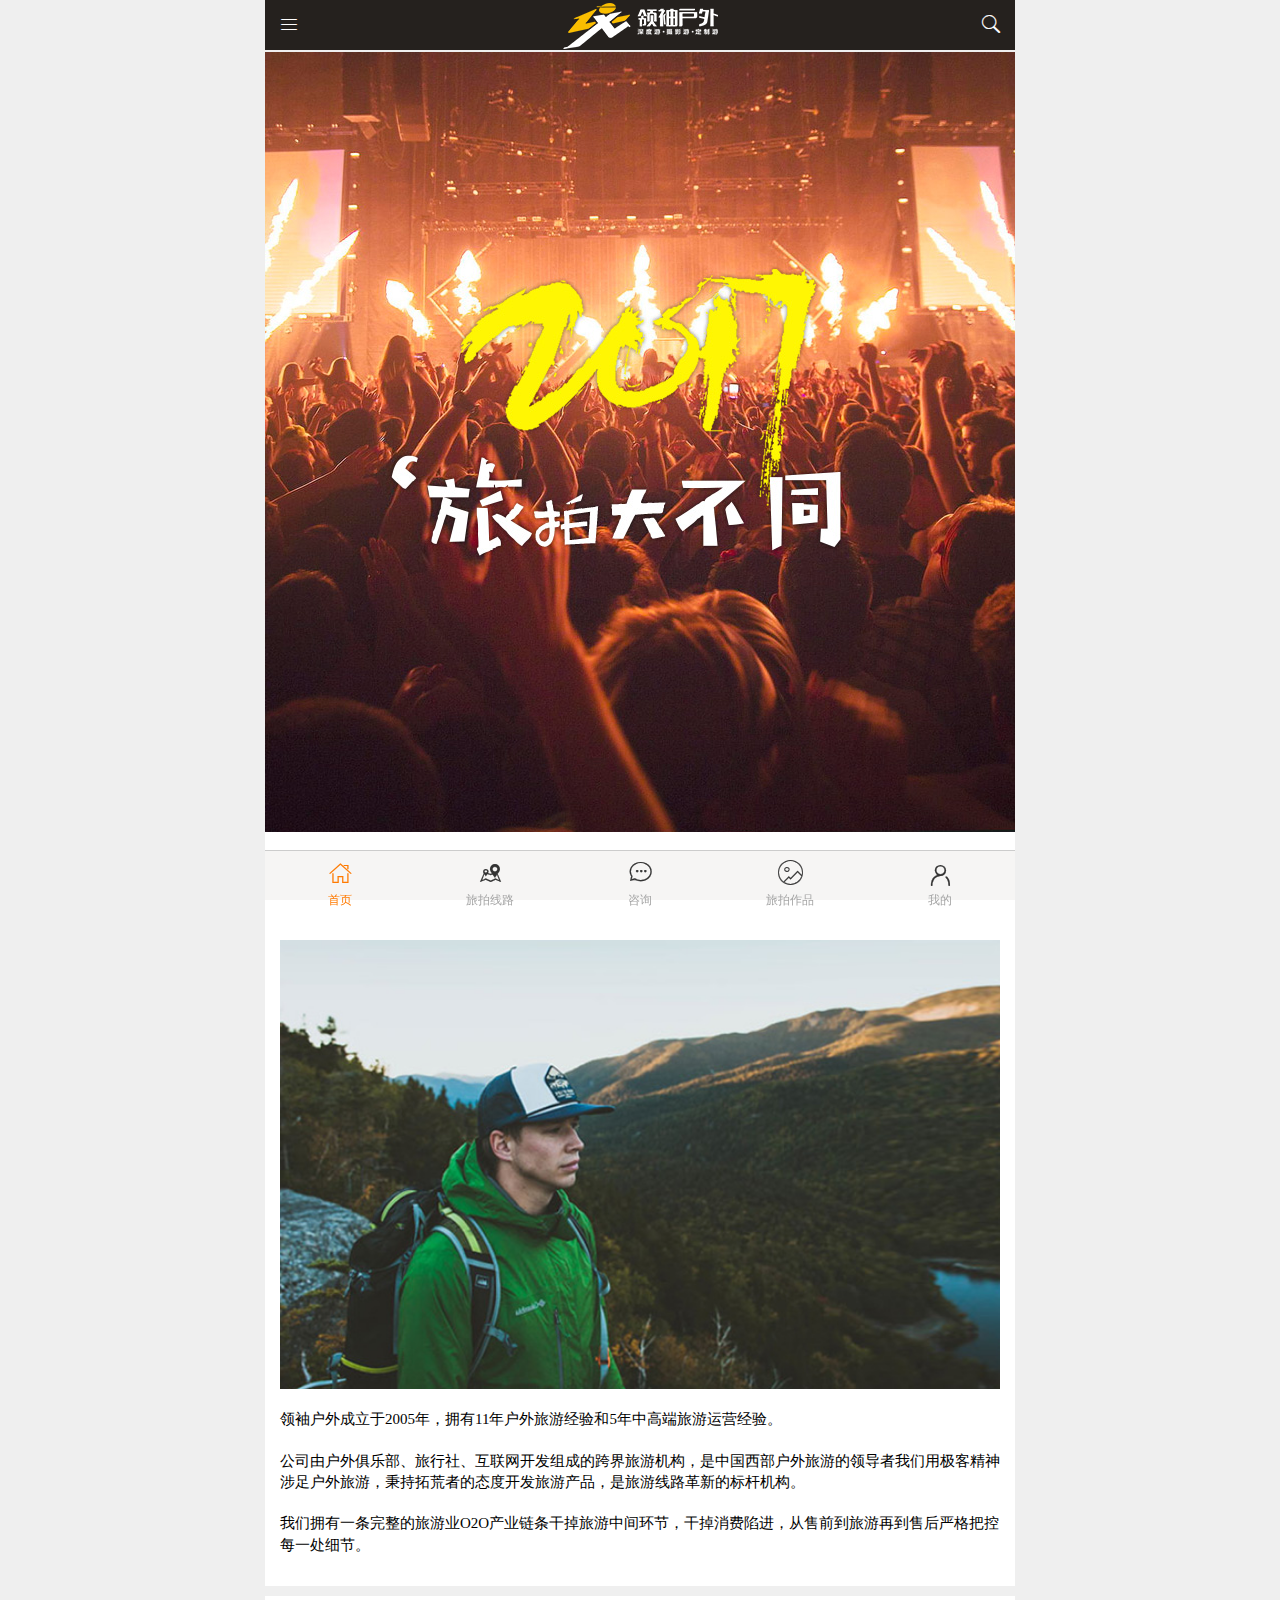
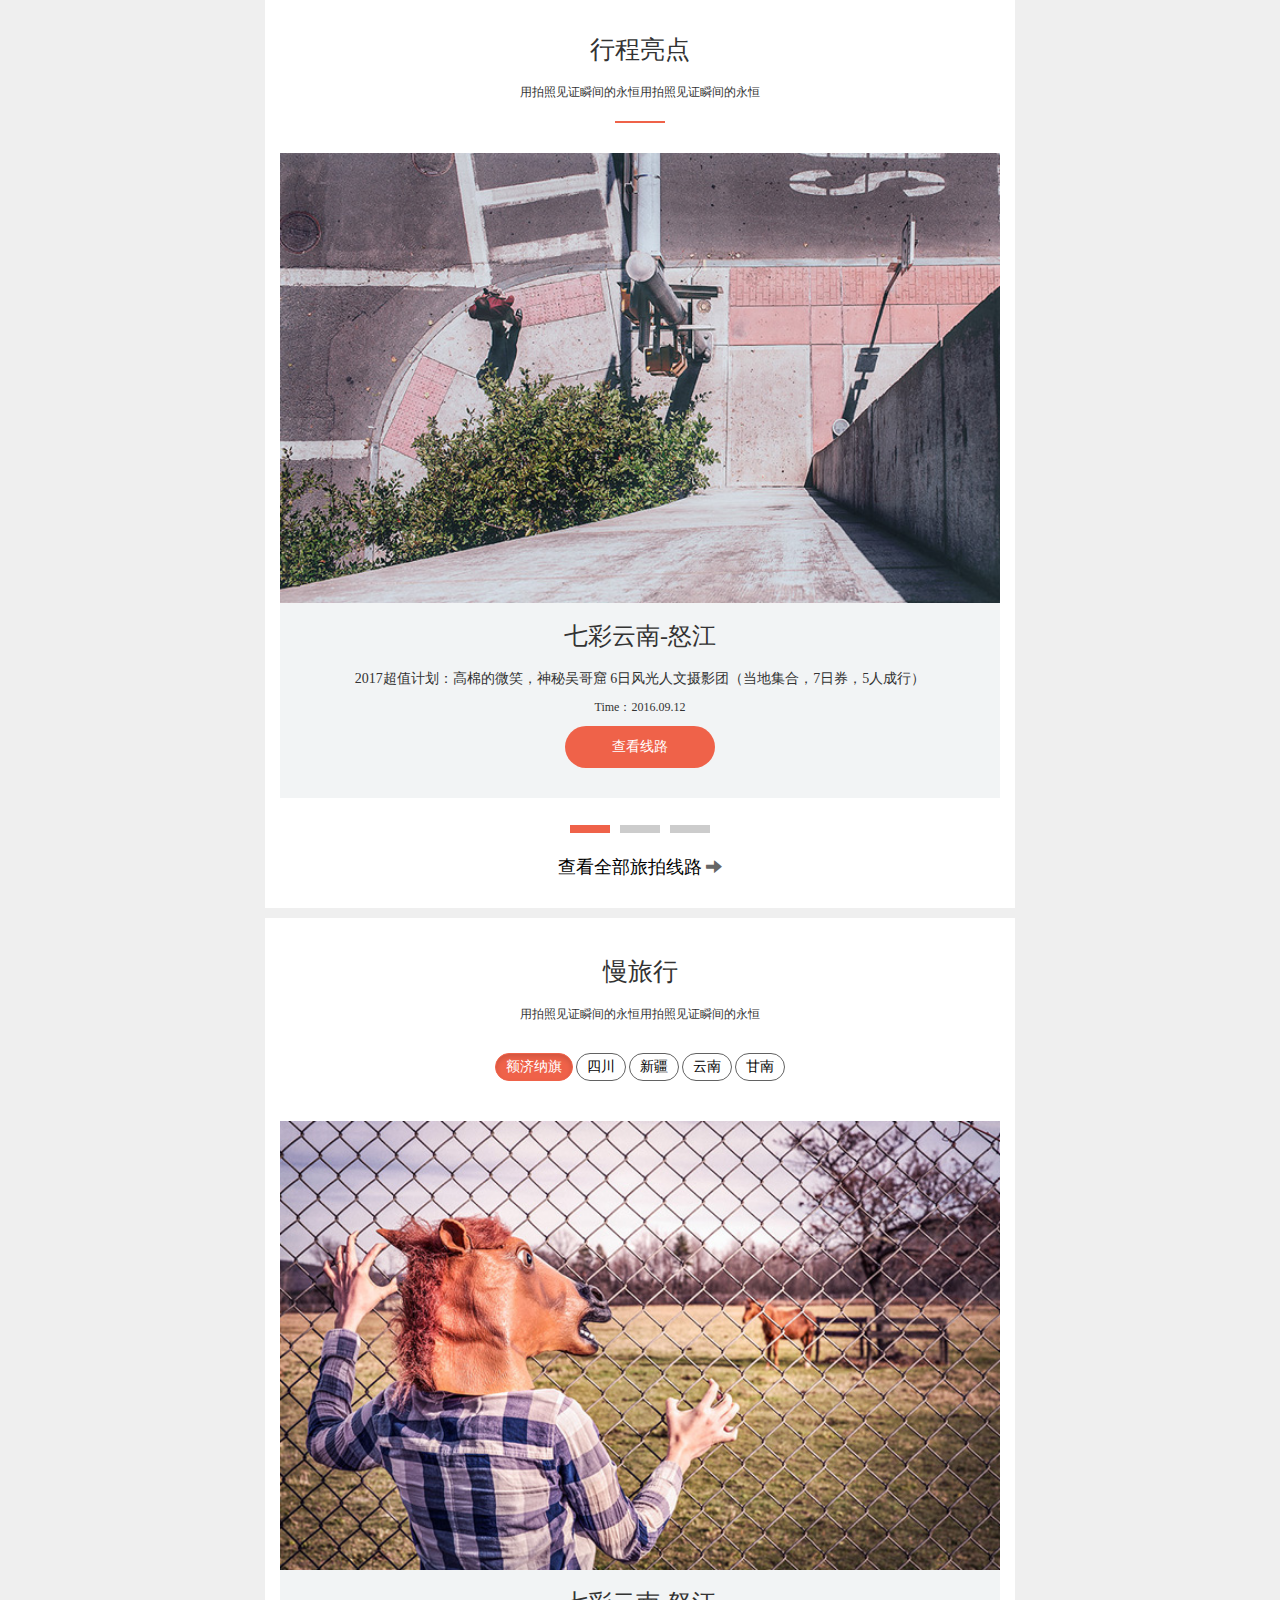
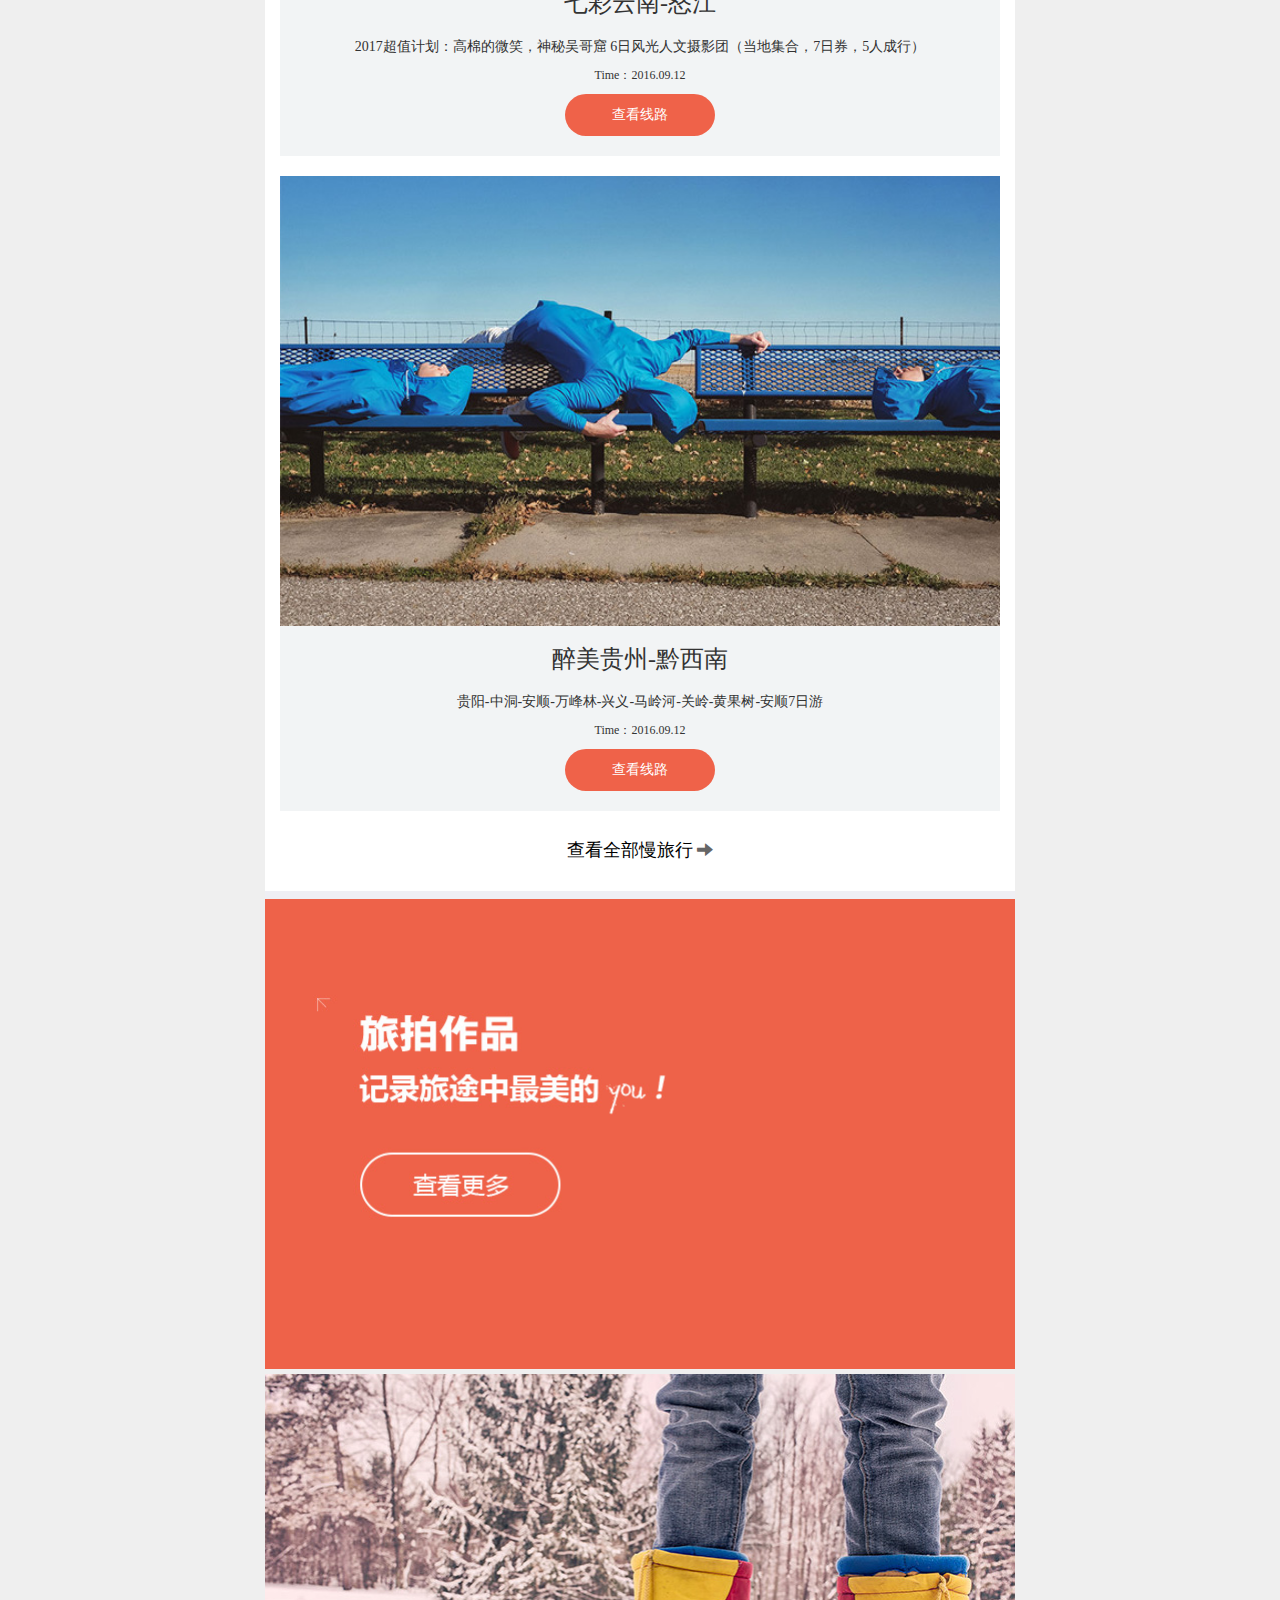
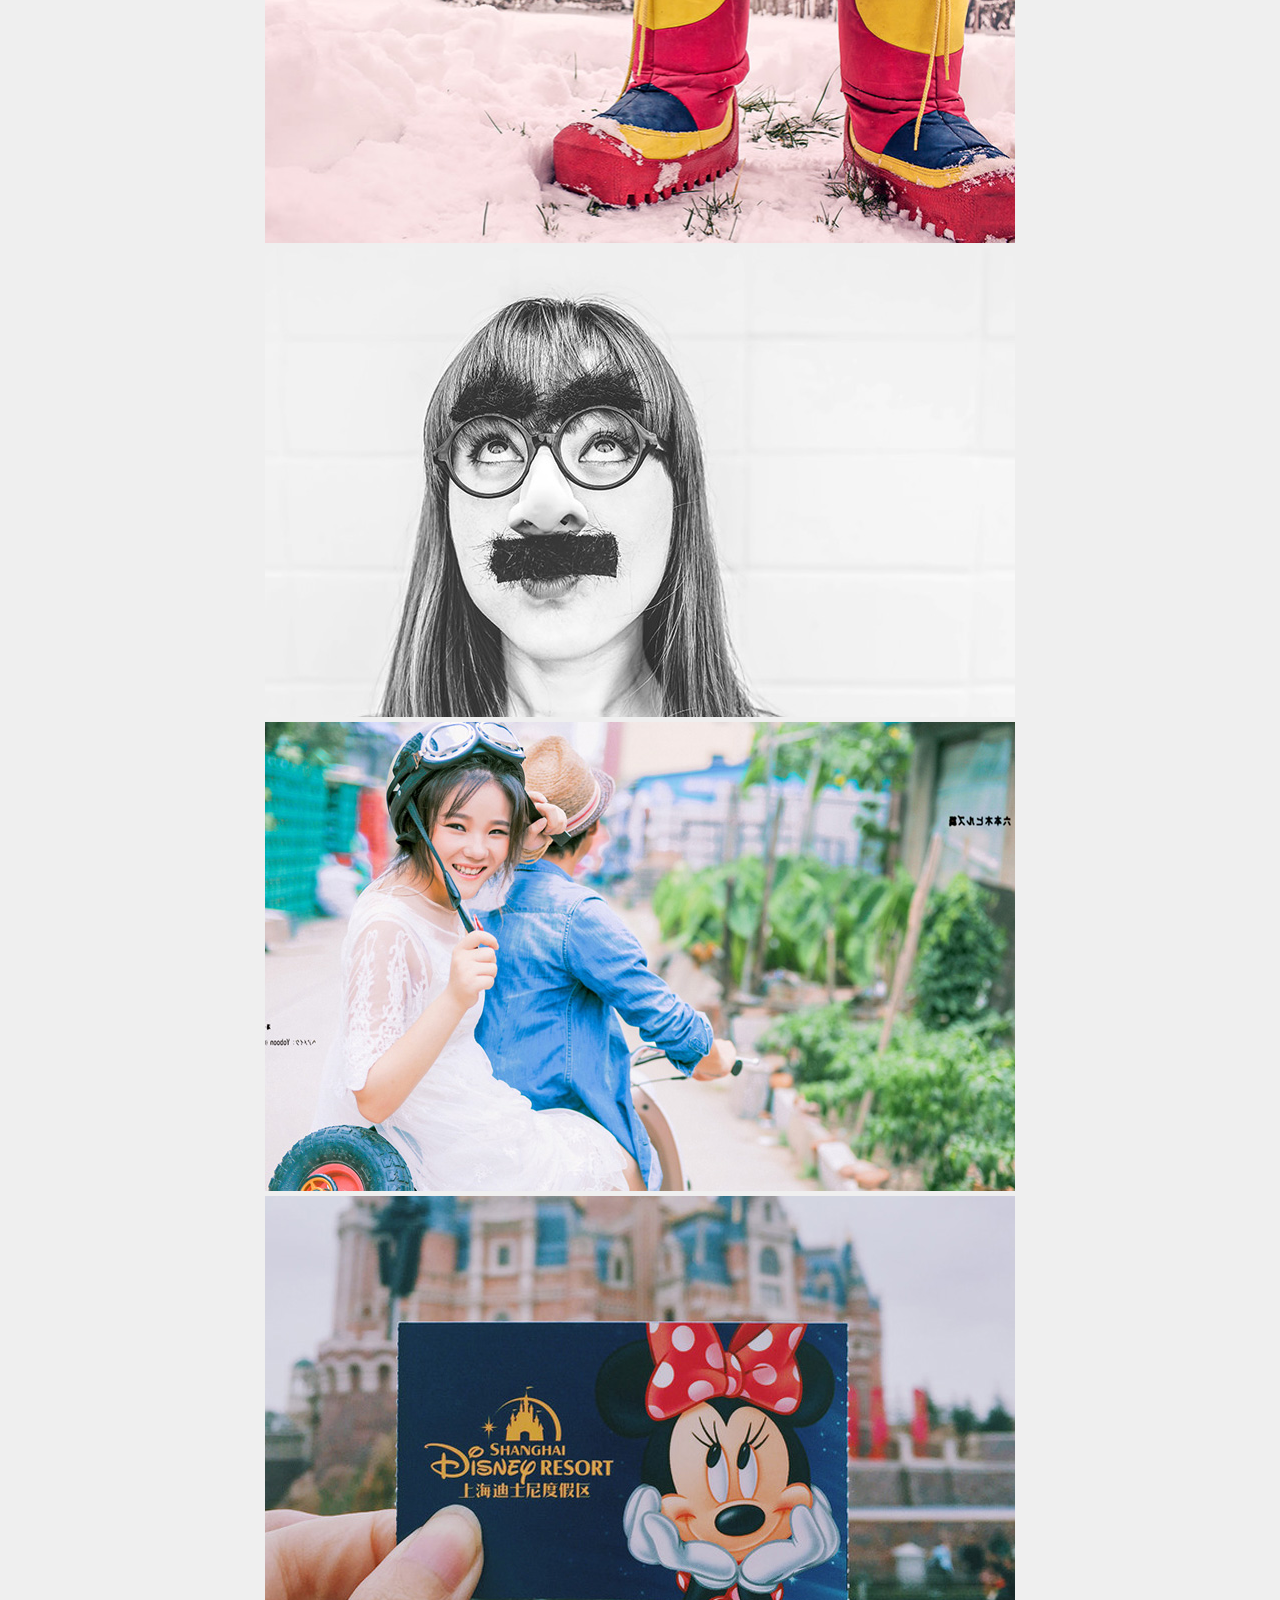
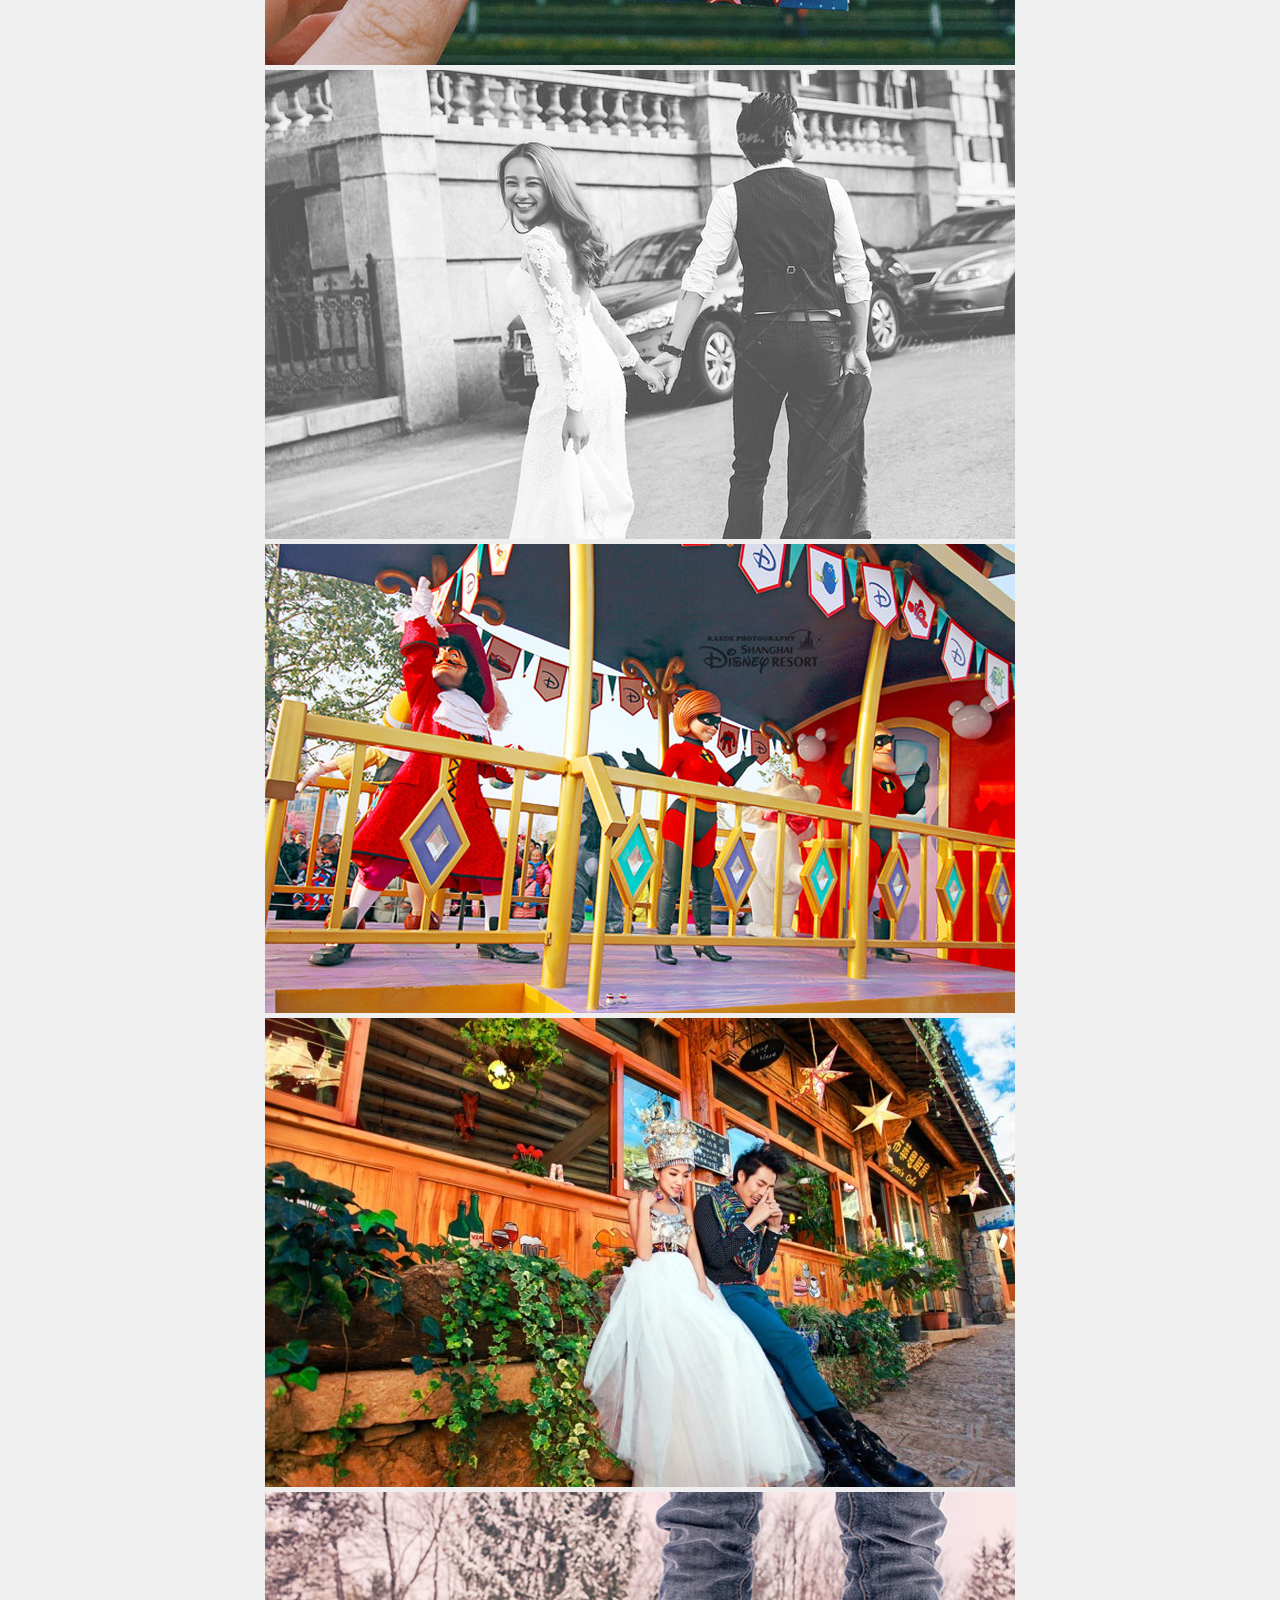
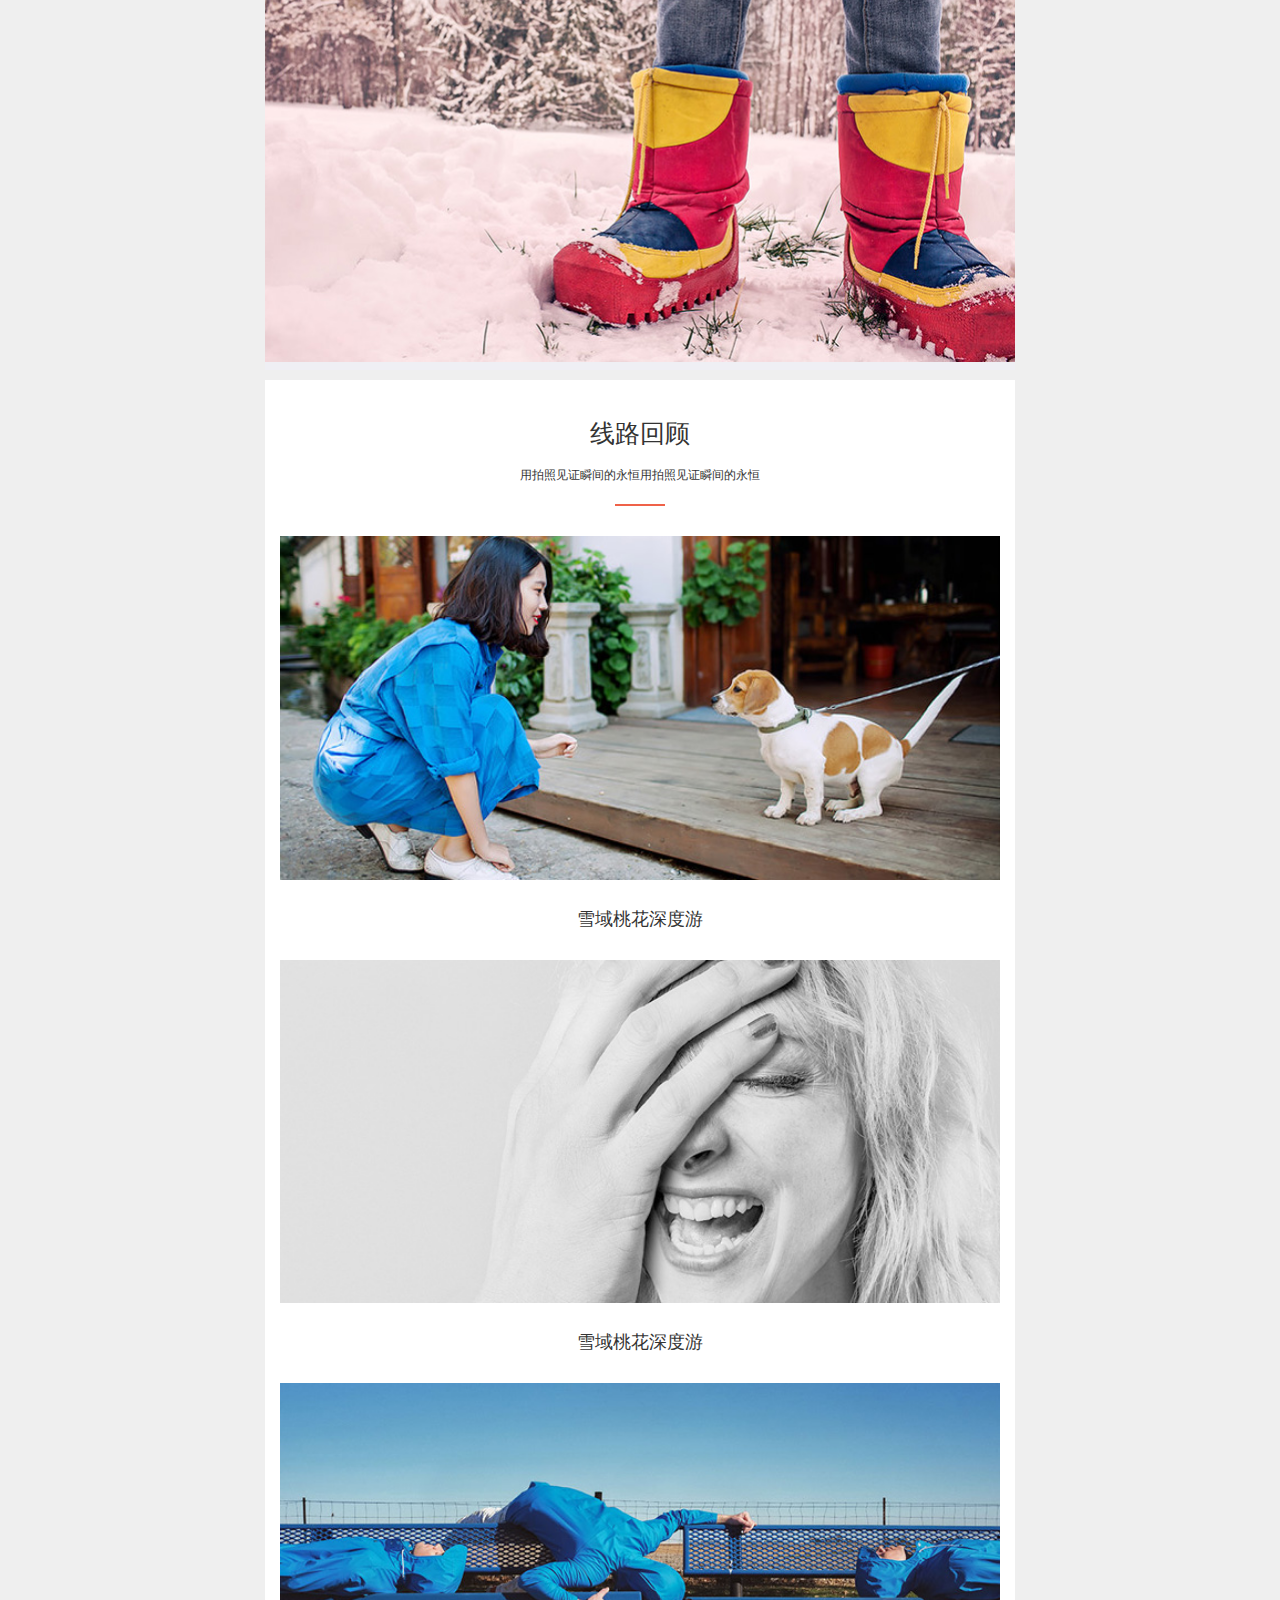
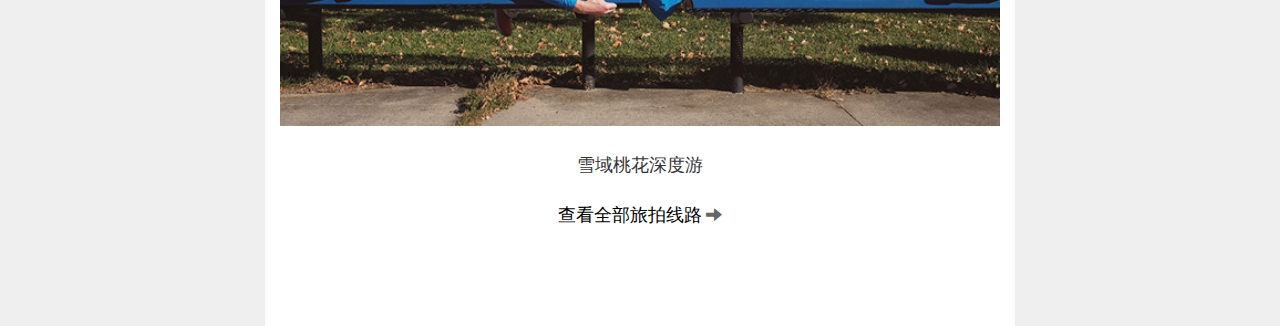
<file: index.html>
<!doctype html>
<html lang="en">
<head>
    <meta charset="UTF-8">
    <meta name="viewport" content="width=device-width, user-scalable=no, initial-scale=1.0, maximum-scale=1.0, minimum-scale=1.0">
    <meta http-equiv="X-UA-Compatible" content="ie=edge,chrome=1">
    <title>首页</title>
    <link rel="stylesheet" href="style/common/bootstrap.min.css">
    <link rel="stylesheet" href="style/common/swiper-3.4.1.min.css">
    <link rel="stylesheet" href="style/common/animate.css">
    <link rel="stylesheet" href="style/common/common.css">
    <link rel="stylesheet" href="style/index/index.css">
</head>
<body>
    <div class="phone index">
        <!-头部菜单和搜索->
        <div class="header">
            <div class="menu animated bounceInLeft"><i class="iconfont">&#xe603;</i></div>
            <div class="logo"><a href="javascript:;"><img class="animated bounceInDown" src="img/common/logo-white.png" alt=""></a></div>
            <div class="search animated bounceInRight"><i class="iconfont">&#xe67a;</i></div>
            <div class="search-block">
                <div class="input-group" style="text-align: center">
                    <input type="text" class="form-control" placeholder="特惠线路...">
                    <span class="input-group-btn">
                        <button class="btn btn-orange-one" type="button">搜索</button>
                    </span>
                </div>
            </div>
        </div>
        <!-2017旅拍大不同->
        <div class="top">
            <a href="javascript:;"><img class="img-responsive" src="img/index/index-top.jpg" alt=""></a>
            <div class="menu-block">
                <ul>
                    <a href="javascript:;"><li>首页</li></a>
                    <a href="javascript:;"><li>公司简介</li></a>
                    <a href="javascript:;"><li>旅拍线路</li></a>
                    <a href="javascript:;"><li>慢旅行</li></a>
                    <a href="javascript:;"><li>旅拍作品</li></a>
                    <a href="javascript:;"><li>线路回顾</li></a>
                </ul>
            </div>
        </div>
        <!-公司简介->
        <div class="brief">
            <h2>公司简介</h2>
            <a href="javascript:;"><img class="img-responsive" src="img/index/brief.jpg" alt=""></a>
            <p>领袖户外成立于2005年，拥有11年户外旅游经验和5年中高端旅游运营经验。</p>
            <p>公司由户外俱乐部、旅行社、互联网开发组成的跨界旅游机构，是中国西部户外旅游的领导者我们用极客精神涉足户外旅游，秉持拓荒者的态度开发旅游产品，是旅游线路革新的标杆机构。</p>
            <p>我们拥有一条完整的旅游业O2O产业链条干掉旅游中间环节，干掉消费陷进，从售前到旅游再到售后严格把控每一处细节。</p>
        </div>
        <!-旅拍线路->
        <div class="line">
            <h2>行程亮点</h2>
            <p class="tit">用拍照见证瞬间的永恒用拍照见证瞬间的永恒</p>
            <div class="border-bottom"><!-此div只用于显示birder-></div>
            <!-- Swiper -->
            <div class="swiper-container">
                <div class="swiper-wrapper">
                    <div class="swiper-slide">
                        <a href="javascript:;"><img class="img-responsive" src="img/index/line-one.jpg" alt=""></a>
                        <div class="background">
                            <h3>七彩云南-怒江</h3>
                            <p>2017超值计划：高棉的微笑，神秘吴哥窟 6日风光人文摄影团（当地集合，7日券，5人成行）</p>
                            <span>Time：2016.09.12</span>
                            <a type="button" class="btn btn-orange-two">查看线路</a>
                            <div style="background: #fff;height:50px;"></div>
                        </div>
                    </div>
                    <div class="swiper-slide">
                        <a href="javascript:;"><img class="img-responsive" src="img/index/line-one.jpg" alt=""></a>
                        <div class="background">
                            <h3>七彩云南-怒江</h3>
                            <p>2017超值计划：高棉的微笑，神秘吴哥窟 6日风光人文摄影团（当地集合，7日券，5人成行）</p>
                            <span>Time：2016.09.12</span>
                            <a type="button" class="btn btn-orange-two">查看线路</a>
                            <div style="background: #fff;height:50px;"></div>
                        </div>
                    </div>
                    <div class="swiper-slide">
                        <a href="javascript:;"><img class="img-responsive" src="img/index/line-one.jpg" alt=""></a>
                        <div class="background">
                            <h3>七彩云南-怒江</h3>
                            <p>2017超值计划：高棉的微笑，神秘吴哥窟 6日风光人文摄影团（当地集合，7日券，5人成行）</p>
                            <span>Time：2016.09.12</span>
                            <a type="button" class="btn btn-orange-two">查看线路</a>
                            <div style="background: #fff;height:50px;"></div>
                        </div>
                    </div>
                </div>
                <!-- Add Pagination -->
                <div class="swiper-pagination"></div>
            </div>
            <a href="javascript:;"><h4 class="whole">查看全部旅拍线路 <span class="glyphicon glyphicon-arrow-right"></span></h4></a>
        </div>
        <!-慢旅行->
        <div class="line travel">
            <h2>慢旅行</h2>
            <p class="tit">用拍照见证瞬间的永恒用拍照见证瞬间的永恒</p>
            <div class="place-name">
                <a type="button" class="btn btn-orange-three active">额济纳旗</a>
                <a type="button" class="btn btn-orange-three">四川</a>
                <a type="button" class="btn btn-orange-three">新疆</a>
                <a type="button" class="btn btn-orange-three">云南</a>
                <a type="button" class="btn btn-orange-three">甘南</a>
            </div>
            <div class="item">
                <a href="javascript:;"><img class="img-responsive" src="img/index/travel-one.jpg" alt=""></a>
                <div class="background">
                    <h3>七彩云南-怒江</h3>
                    <p>2017超值计划：高棉的微笑，神秘吴哥窟 6日风光人文摄影团（当地集合，7日券，5人成行）</p>
                    <span>Time：2016.09.12</span>
                    <a type="button" class="btn btn-orange-two">查看线路</a>
                </div>
            </div>
            <div class="item">
                <a href="javascript:;"><img class="img-responsive" src="img/index/travel-two.jpg" alt=""></a>
                <div class="background">
                    <h3>醉美贵州-黔西南</h3>
                    <p>贵阳-中洞-安顺-万峰林-兴义-马岭河-关岭-黄果树-安顺7日游</p>
                    <span>Time：2016.09.12</span>
                    <a type="button" class="btn btn-orange-two">查看线路</a>
                </div>
            </div>
            <a href="javascript:;"><h4 class="whole">查看全部慢旅行 <span class="glyphicon glyphicon-arrow-right"></span></h4></a>
        </div>
        <!-旅拍作品->
        <div class="works">
            <div style="background:#efeff4;width:100%;height:.8rem;"><!-此div只用于显示灰色背景条-></div>
            <a href="javascript:;"><img class="img-responsive" src="img/index/works-one.jpg" alt=""></a>
            <a href="javascript:;">
                <div class="works-one">
                    <img class="img-responsive" src="img/index/works-two.jpg" alt="">
                    <div class="mask">
                        <h3>走失的猫咪</h3>
                        <h4>发布时间：2017.01.02</h4>
                    </div>
                </div>
            </a>
            <a href="javascript:;">
                <div class="works-one">
                    <img class="img-responsive" src="img/index/works-three.jpg" alt="">
                    <div class="mask">
                        <h3>走失的猫咪</h3>
                        <h4>发布时间：2017.01.02</h4>
                    </div>
                </div>
            </a>
            <a href="javascript:;">
                <div class="works-one">
                    <img class="img-responsive" src="img/index/works-four.jpg" alt="">
                    <div class="mask">
                        <h3>走失的猫咪</h3>
                        <h4>发布时间：2017.01.02</h4>
                    </div>
                </div>
            </a>
            <a href="javascript:;">
                <div class="works-one">
                    <img class="img-responsive" src="img/index/works-five.jpg" alt="">
                    <div class="mask">
                        <h3>走失的猫咪</h3>
                        <h4>发布时间：2017.01.02</h4>
                    </div>
                </div>
            </a>
            <a href="javascript:;">
                <div class="works-one">
                    <img class="img-responsive" src="img/index/works-six.jpg" alt="">
                    <div class="mask">
                        <h3>走失的猫咪</h3>
                        <h4>发布时间：2017.01.02</h4>
                    </div>
                </div>
            </a>
            <a href="javascript:;">
                <div class="works-one">
                    <img class="img-responsive" src="img/index/works-seven.jpg" alt="">
                    <div class="mask">
                        <h3>走失的猫咪</h3>
                        <h4>发布时间：2017.01.02</h4>
                    </div>
                </div>
            </a>
            <a href="javascript:;">
                <div class="works-one">
                    <img class="img-responsive" src="img/index/works-eight.jpg" alt="">
                    <div class="mask">
                        <h3>走失的猫咪</h3>
                        <h4>发布时间：2017.01.02</h4>
                    </div>
                </div>
            </a>
            <a href="javascript:;">
                <div class="works-one">
                    <img class="img-responsive" src="img/index/works-two.jpg" alt="">
                    <div class="mask">
                        <h3>走失的猫咪</h3>
                        <h4>发布时间：2017.01.02</h4>
                    </div>
                </div>
            </a>
            <div style="background:#efeff4;width:100%;height:.8rem;"><!-此div只用于显示灰色背景条-></div>
        </div>
        <!-线路回顾->
        <div class="line review">
            <h2>线路回顾</h2>
            <p class="tit">用拍照见证瞬间的永恒用拍照见证瞬间的永恒</p>
            <div class="border-bottom"><!-此div只用于显示birder-></div>
            <a href="javasctipt:;">
            <div class="item">
                <img class="img-responsive" src="img/index/review-one.jpg" alt="">
                <h4>雪域桃花深度游</h4>
            </div>
            </a>
            <a href="javasctipt:;">
            <div class="item">
                <img class="img-responsive" src="img/index/review-two.jpg" alt="">
                <h4>雪域桃花深度游</h4>
            </div>
            </a>
            <a href="javasctipt:;">
            <div class="item">
                <img class="img-responsive" src="img/index/review-three.jpg" alt="">
                <h4>雪域桃花深度游</h4>
            </div>
            </a>
            <a href="javascript:;"><h4 class="whole">查看全部旅拍线路 <span class="glyphicon glyphicon-arrow-right"></span></h4></a>
        </div>
        <!--footer-->
        <div class="footer">
            <div class="active">
                <i class="iconfont">&#xe629;</i>
                <p class="active">首页</p>
            </div>
            <div>
                <i class="iconfont">&#xe633;</i>
                <p>旅拍线路</p>
            </div>
            <div>
                <i class="iconfont">&#xe66e;</i>
                <p>咨询</p>
            </div>
            <div>
                <i class="iconfont">&#xe60f;</i>
                <p>旅拍作品</p>
            </div>
            <div>
                <i class="iconfont">&#xe6a3;</i>
                <p>我的</p>
            </div>
        </div>
    </div>
    <!--点击返回顶部-->
    <div class="return-top"><i class="iconfont" style="font-size: 50px;">&#xe68f;</i></div>
</body>
<script type="text/javascript" src="script/jquery.min.js"></script>
<script type="text/javascript" src="script/swiper-3.4.1.jquery.min.js"></script>
<script>
    //点击显示与隐藏菜单
    $(".menu").on("click",function(){
        if($(".menu-block").is(":hidden")==false){
            $(".menu-block").slideUp(500);
            $(".search-block").slideUp(500);
        }else{
            $(".menu-block").slideDown(500);
            $(".search-block").slideUp(500);
        }
    })
    //点击显示与隐藏搜索
    $(".search").on("click",function(){
        if($(".search-block").is(":hidden")==false){
            $(".search-block").slideUp(500);
            $(".menu-block").slideUp(500);
        }else{
            $(".search-block").slideDown(500);
            $(".menu-block").slideUp(500);
        }
    })
    //swiper
    var swiper = new Swiper('.swiper-container', {
        pagination: '.swiper-pagination',
        nextButton: '.swiper-button-next',
        prevButton: '.swiper-button-prev',
        slidesPerView: 1,
        paginationClickable: true,
        autoplay: 3000,
        loop: true
    });
    //慢旅行
    $(".place-name .btn").on("click",function(){
        $(this).addClass("active").siblings(".btn").removeClass("active");
    })

    //内容到可视区域显示遮罩层
    $(document).ready(function(){
        $(window).bind("scroll", function(event){
            $(".works-one").each(function(){
                var fold = $(window).height() + $(window).scrollTop();
                if( fold <= $(this).offset().top){
                    $(this).trigger("appear");
                }
            });
        });

        $(".works-one").each(function(){
            if( $(window).height() > $(this).offset().top){
                $(this).find(".mask").fadeOut(5000);
            }
            $(this).one("appear",function(){
                $(this).find(".mask").fadeIn(5000)
            });
        });
    });
    //底部点击切换选中状态
    $(".footer div").on("click",function(){
        $(this).addClass("active").find("p").addClass("active");
        $(this).siblings("div").removeClass("active").find("p").removeClass("active");
    })
    //屏幕滚动显示一键返回顶部按钮
    $(window).scroll( function (){
        if ($(this).scrollTop() > 100) {
            $('.return-top').fadeIn();
        }else{
            $('.return-top').fadeOut();
        };
    });
    //点击返回顶部
    $(".return-top").click(
        function(){
            $("html,body").animate({scrollTop: 0}, 1000);
        }
    );
</script>
</html>
</file>
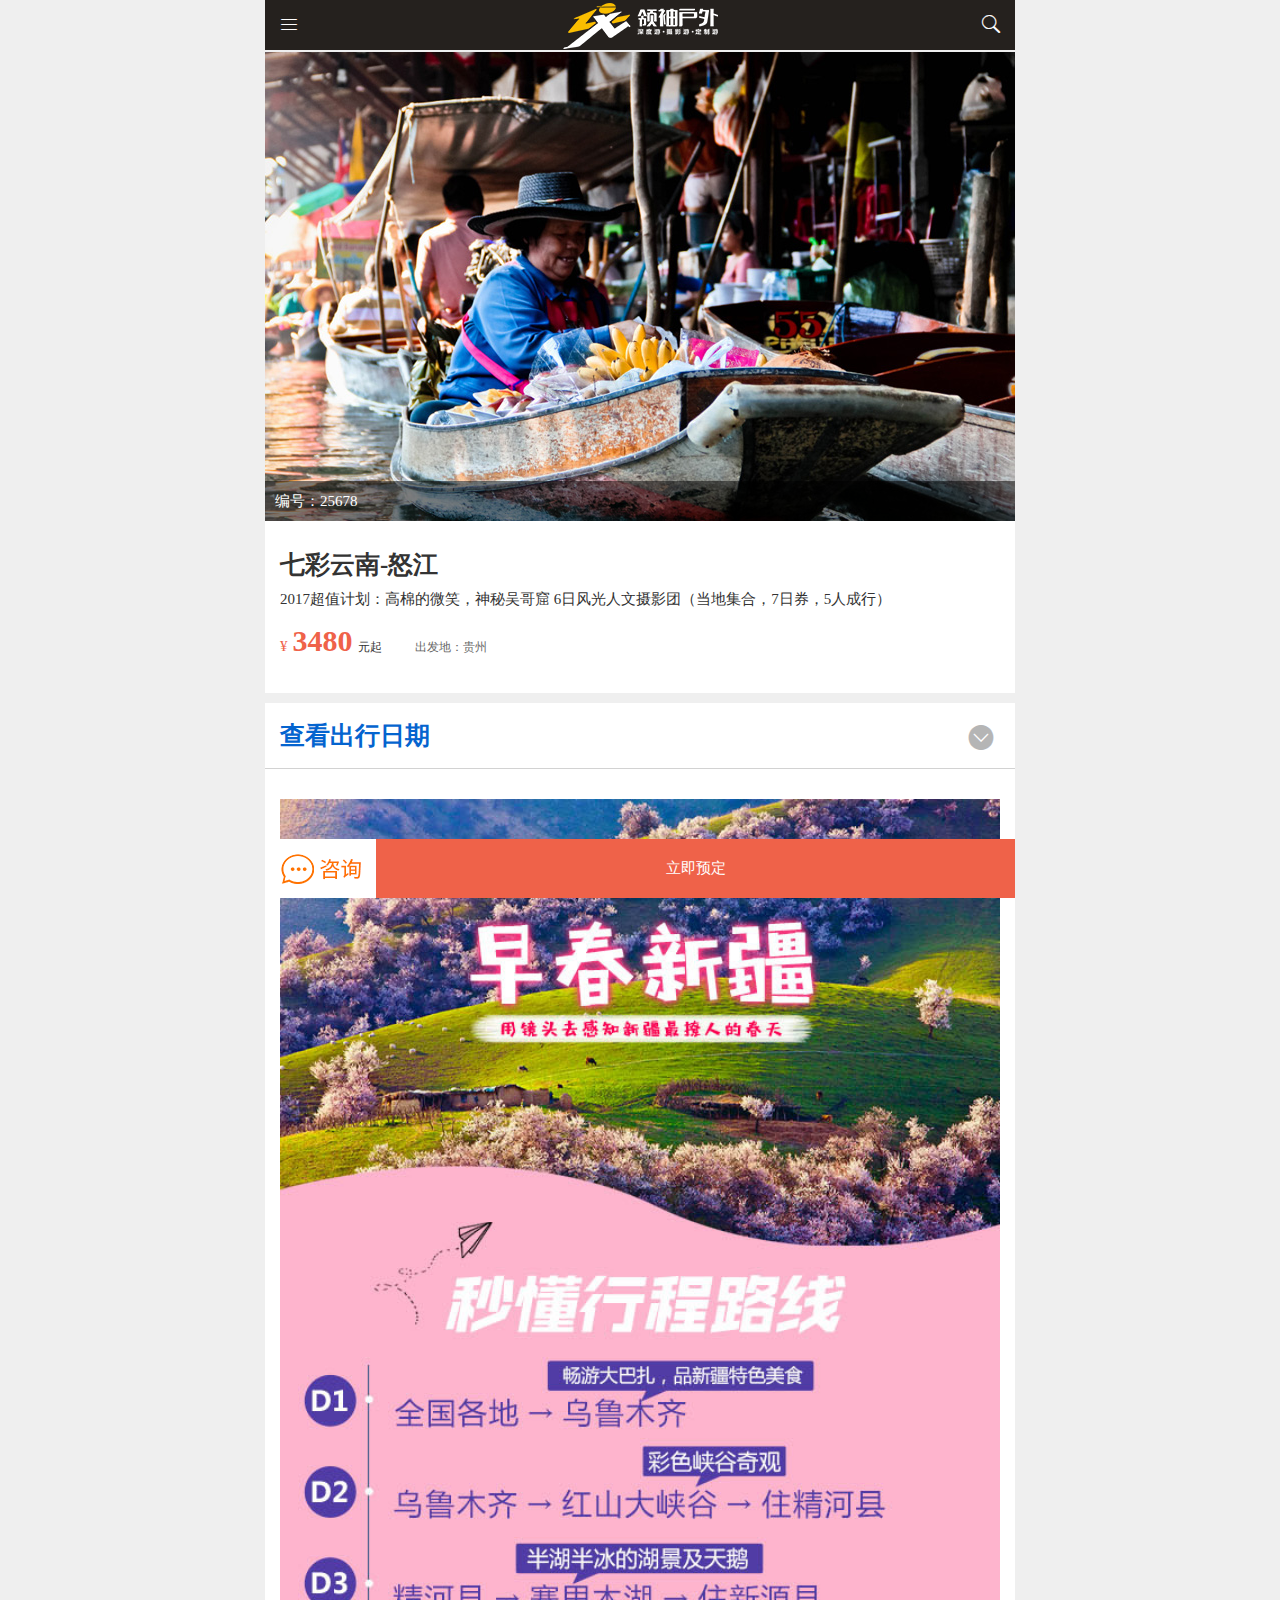
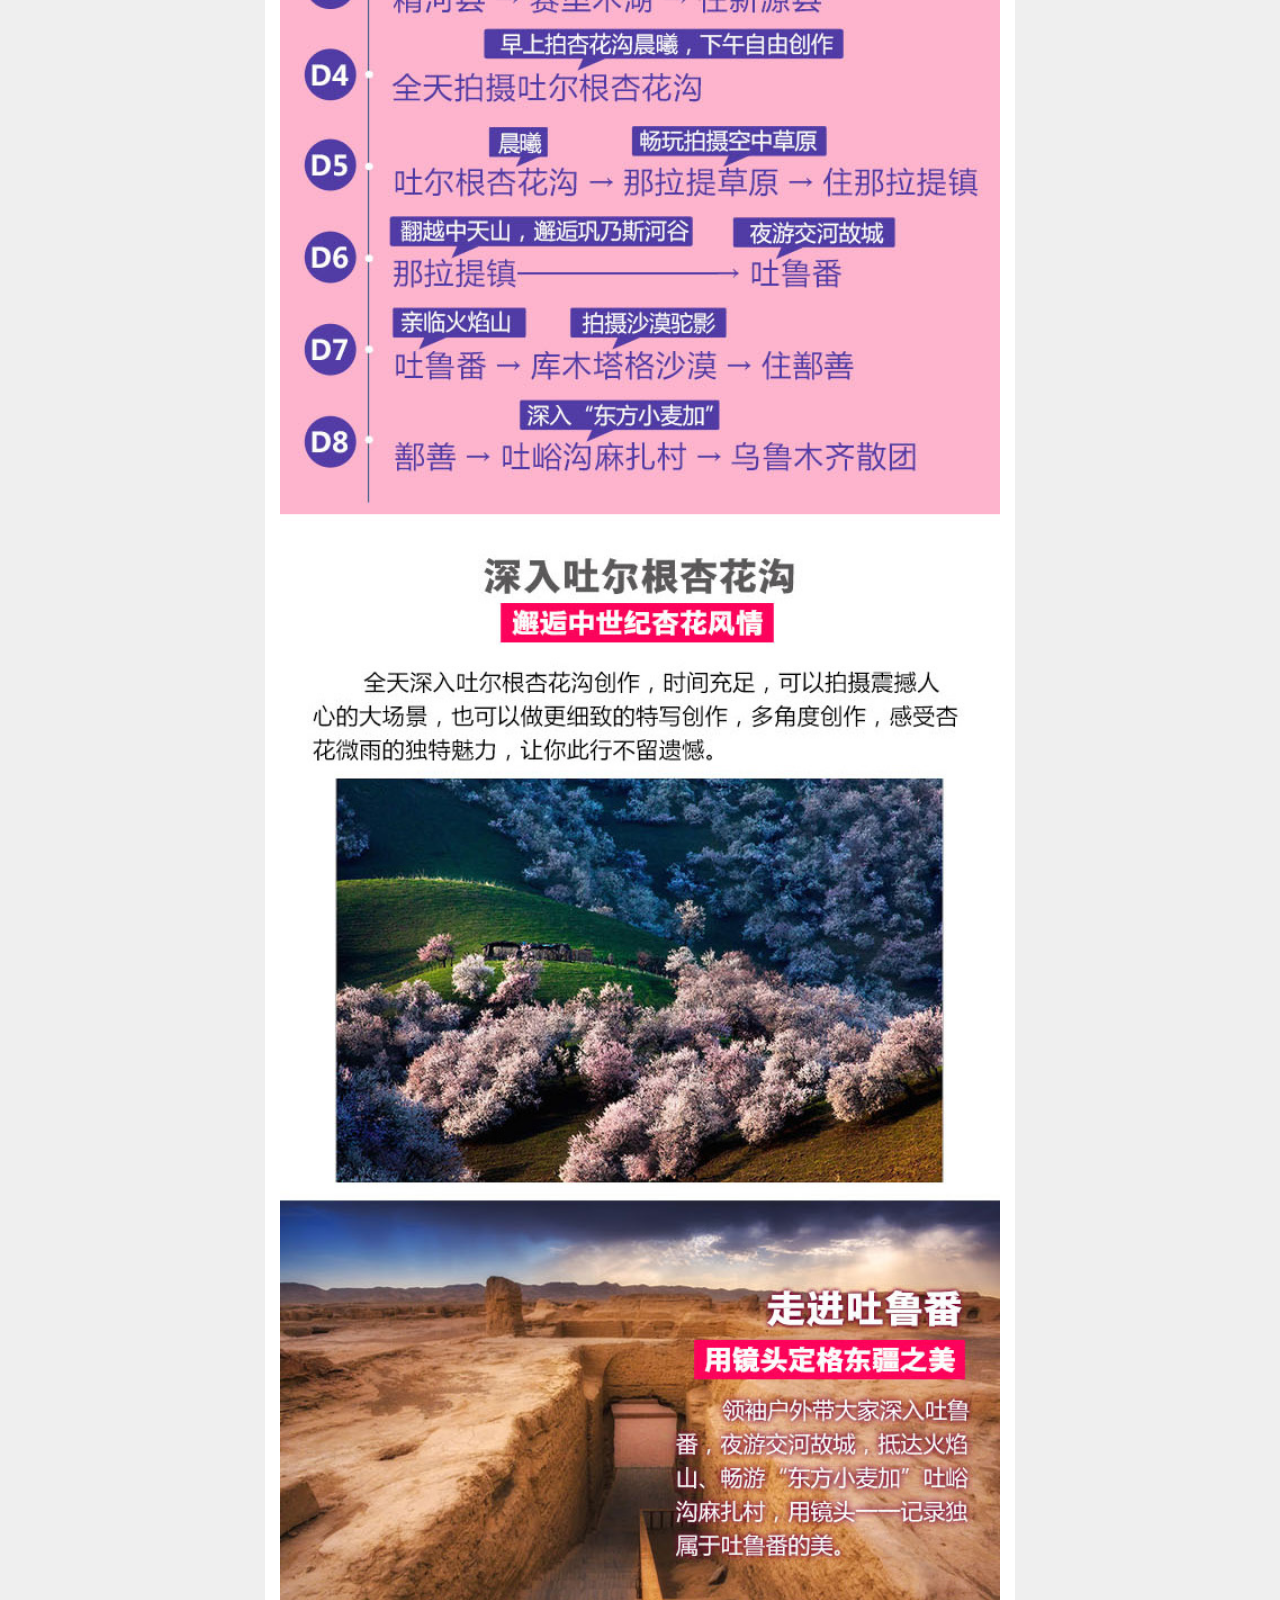
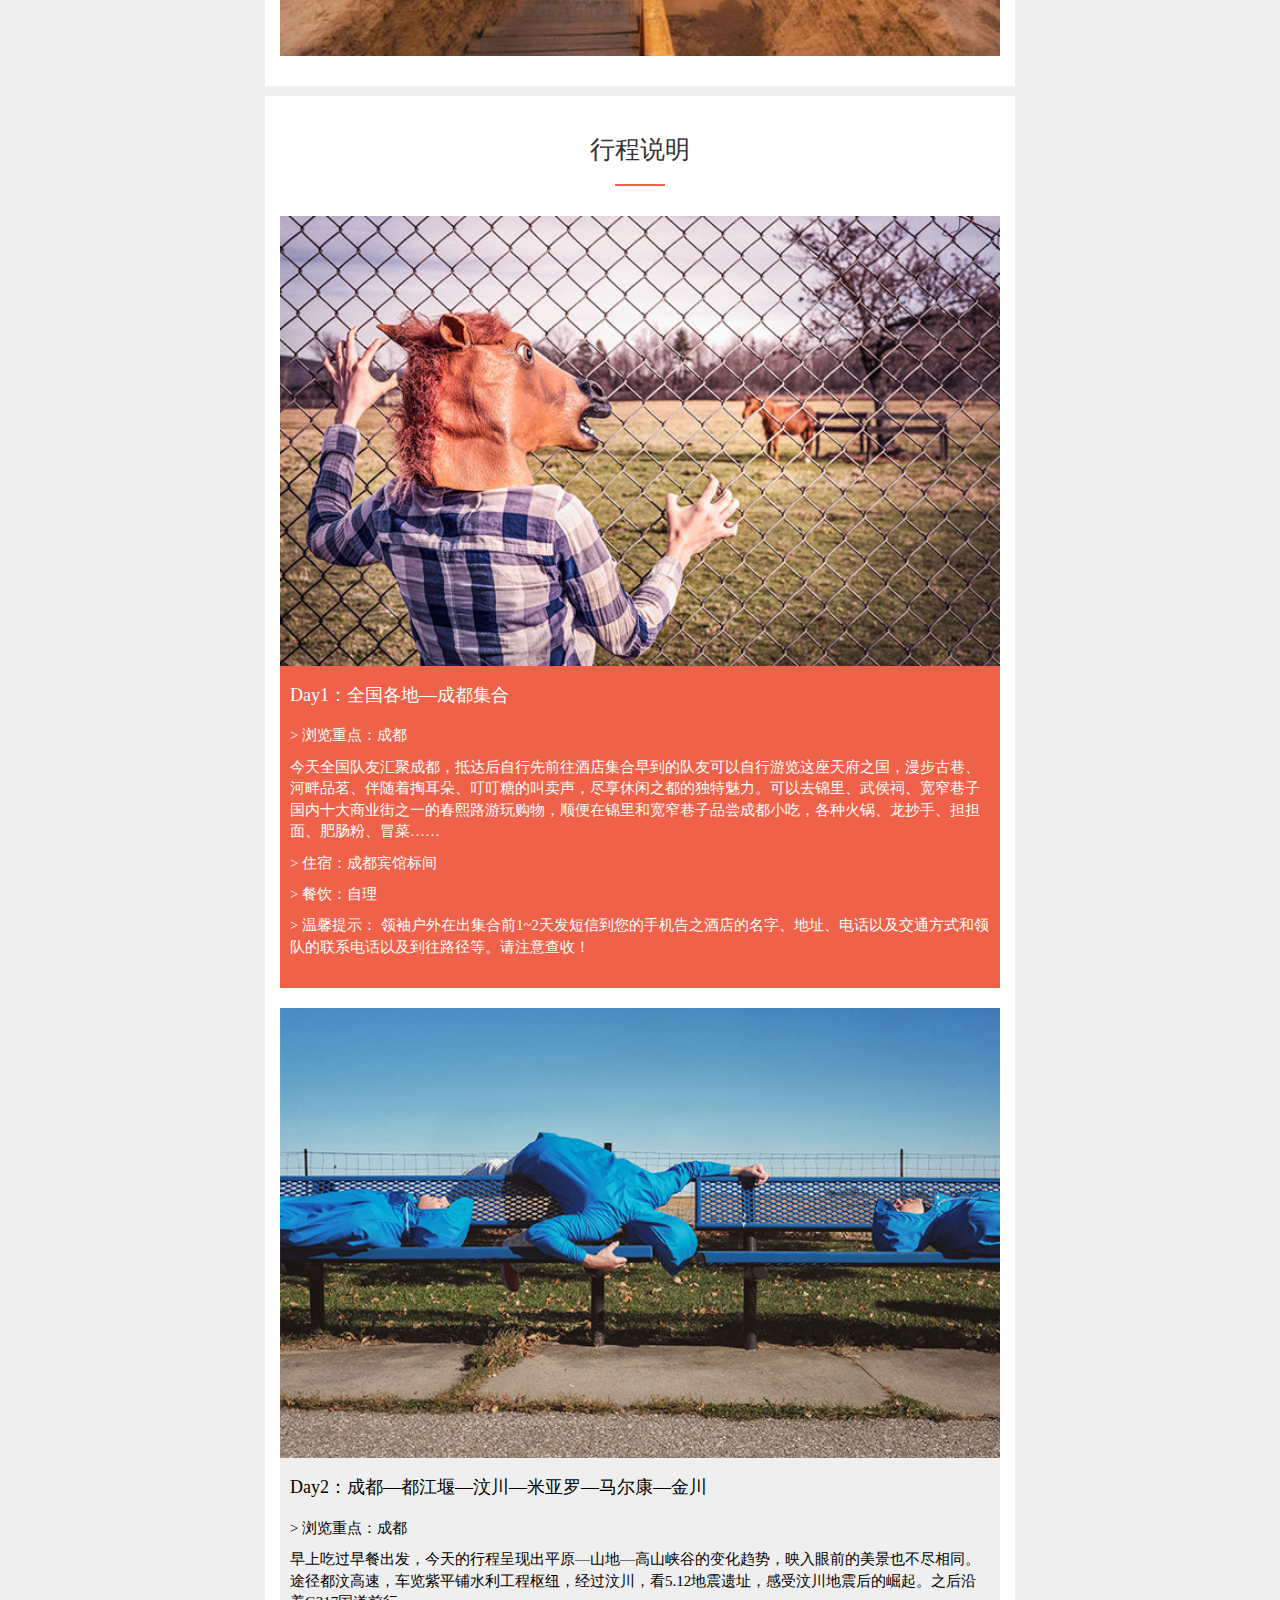
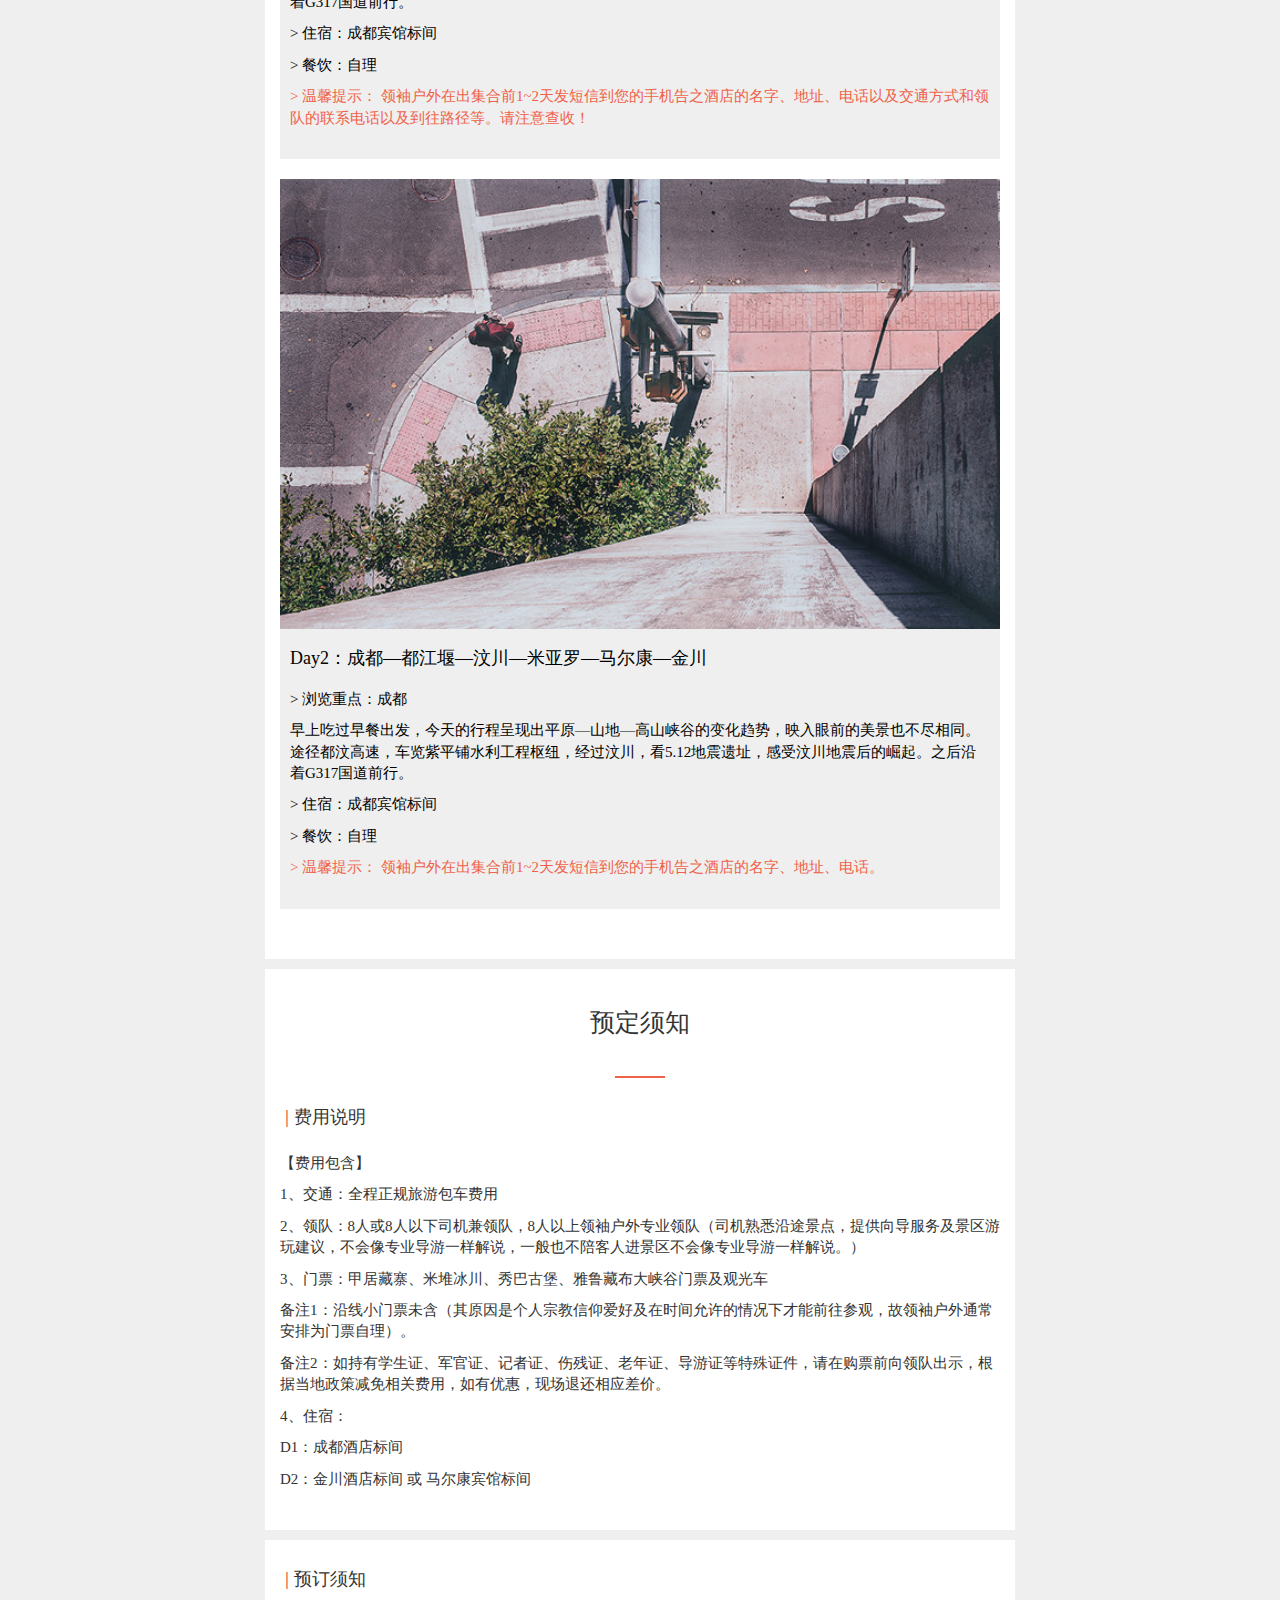
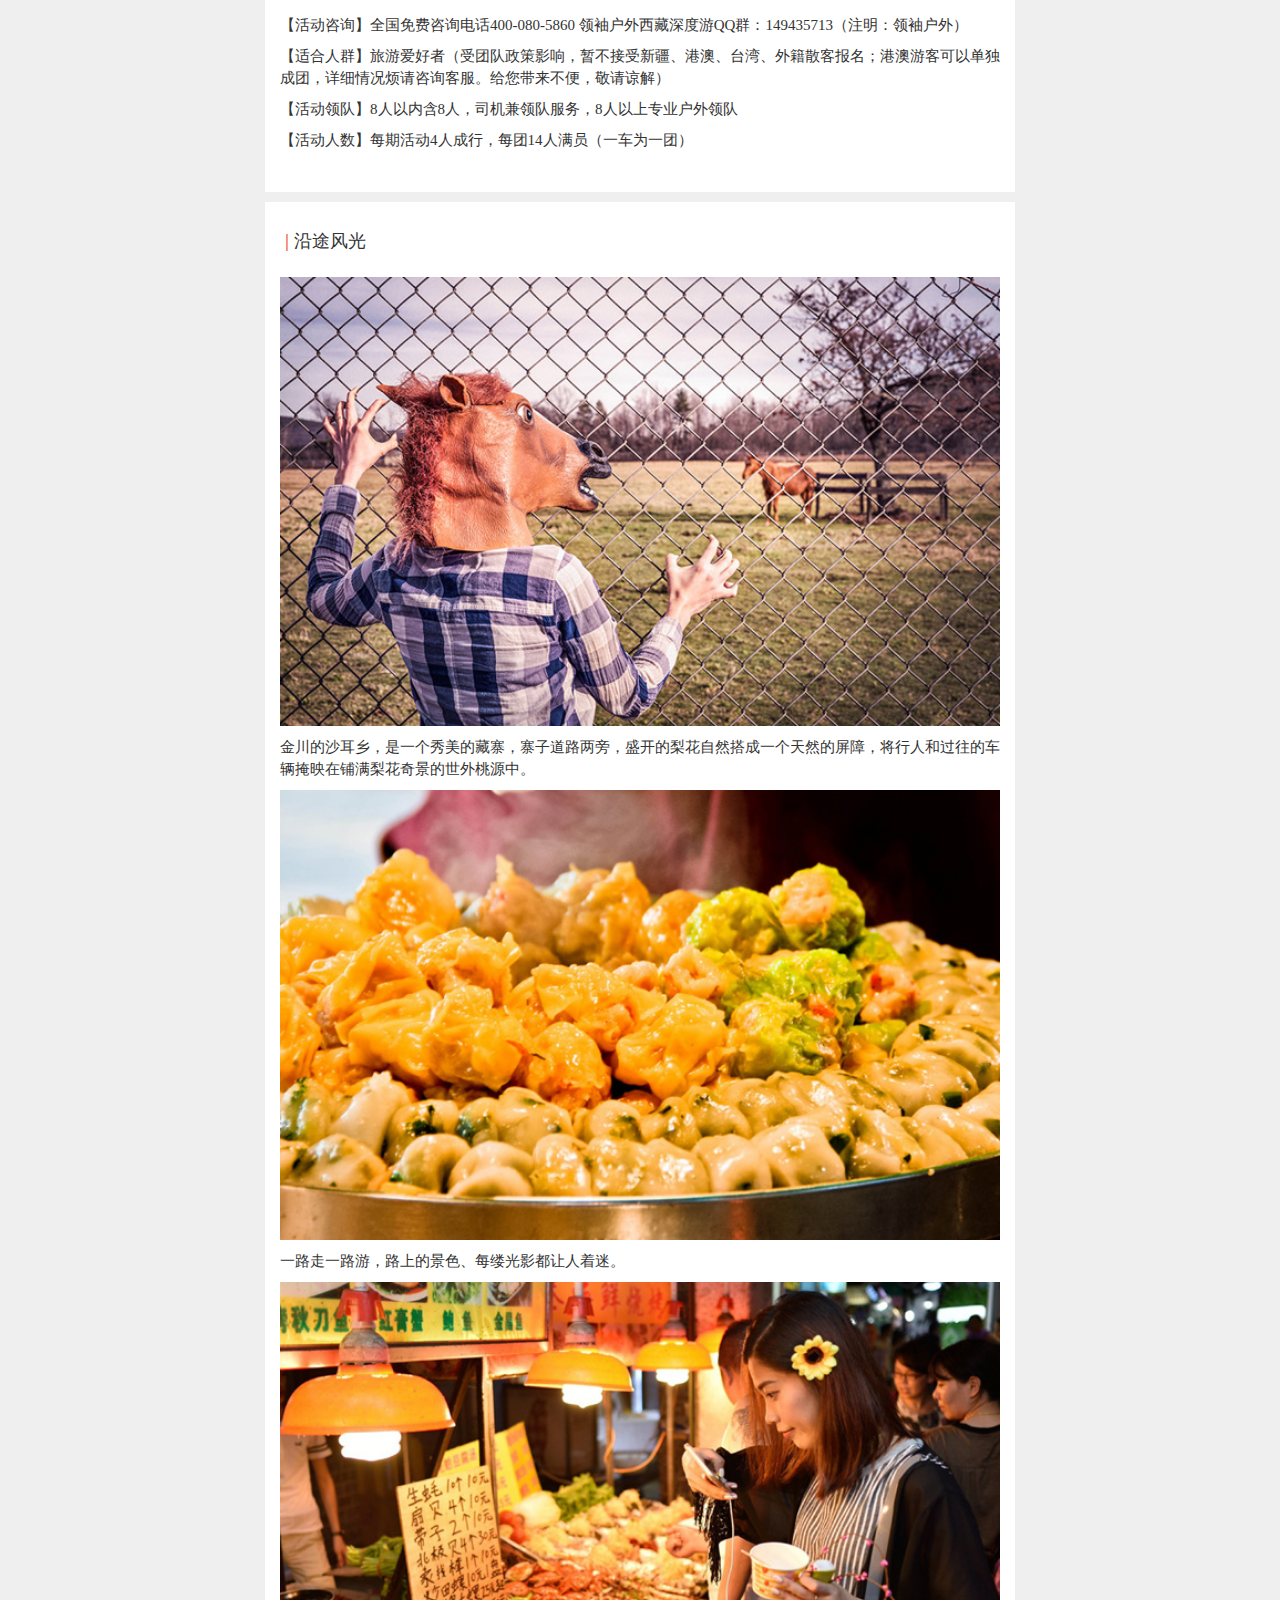
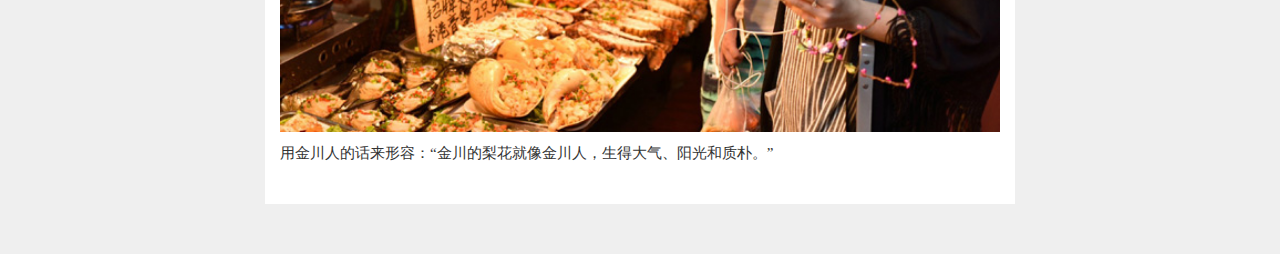
<file: content.html>
<!doctype html>
<html lang="en">
<head>
    <meta charset="UTF-8">
    <meta name="viewport" content="width=device-width, user-scalable=no, initial-scale=1.0, maximum-scale=1.0, minimum-scale=1.0">
    <meta http-equiv="X-UA-Compatible" content="ie=edge,chrome=1">
    <title>内容</title>
    <link rel="stylesheet" href="style/common/bootstrap.min.css">
    <link rel="stylesheet" href="style/common/swiper-3.4.1.min.css">
    <link rel="stylesheet" href="style/common/animate.css">
    <link rel="stylesheet" href="style/common/common.css">
    <link rel="stylesheet" href="style/index/index.css">
    <link rel="stylesheet" href="style/content/content.css">
</head>
<body>
<div class="phone index content">
    <!-头部菜单和搜索->
    <div class="header">
        <div class="menu animated bounceInLeft"><i class="iconfont">&#xe603;</i></div>
        <div class="logo"><a href="javascript:;"><img class="animated bounceInDown" src="img/common/logo-white.png" alt=""></a></div>
        <div class="search animated bounceInRight"><i class="iconfont">&#xe67a;</i></div>
        <div class="search-block">
            <div class="input-group" style="text-align: center">
                <input type="text" class="form-control" placeholder="特惠线路...">
                <span class="input-group-btn">
                    <button class="btn btn-orange-one" type="button">搜索</button>
                </span>
            </div>
        </div>
    </div>
    <!-2017旅拍大不同->
    <div class="top">
        <a href="javascript:;" style="position: relative;display: block">
            <img class="img-responsive" src="img/content/content-top.jpg" alt="">
            <div style="position: absolute;bottom:0px;left:0px;height:4rem;line-height:4rem;padding-left:1rem;font-size:1.5rem;width:100%;color:#fff;background: rgba(0,0,0,0.5)">编号：25678</div>
        </a>
        <div class="recommend">
            <h2>七彩云南-怒江</h2>
            <p>2017超值计划：高棉的微笑，神秘吴哥窟 6日风光人文摄影团（当地集合，7日券，5人成行）</p>
            <div>
                <span class="price">¥<span class="number">3480</span><span class="yuan">元起</span></span>
                <span class="place">出发地：贵州</span>
            </div>
        </div>
        <div class="menu-block">
            <ul>
                <a href="javascript:;"><li>首页</li></a>
                <a href="javascript:;"><li>公司简介</li></a>
                <a href="javascript:;"><li>旅拍线路</li></a>
                <a href="javascript:;"><li>慢旅行</li></a>
                <a href="javascript:;"><li>旅拍作品</li></a>
                <a href="javascript:;"><li>线路回顾</li></a>
            </ul>
        </div>
    </div>
    <!-出行日期->
    <div class="travel">
        <div class="data"><span class="see">查看出行日期</span> <span style="float: right"><i id="down" class="iconfont">&#xe632;</i></span></div>
        <div class="may-apply">
            <div>
                <div>
                    <p class="color">01/08</p>
                    <p>[可报名]</p>
                </div>
            </div>
            <div>
                <div>
                    <p class="color">01/08</p>
                    <p>[可报名]</p>
                </div>
            </div>
            <div>
                <div>
                    <p class="color">01/08</p>
                    <p>[可报名]</p>
                </div>
            </div>
            <div>
                <div>
                    <p class="color">01/08</p>
                    <p>[可报名]</p>
                </div>
            </div>
            <div>
                <div>
                    <p class="color">01/08</p>
                    <p>[可报名]</p>
                </div>
            </div>
            <div>
                <div>
                    <p class="color">01/08</p>
                    <p>[可报名]</p>
                </div>
            </div>
            <div>
                <div>
                    <p class="color">01/08</p>
                    <p>[可报名]</p>
                </div>
            </div>
            <div>
                <div>
                    <p class="color">01/08</p>
                    <p>[可报名]</p>
                </div>
            </div>
            <div>
                <div>
                    <p class="color">01/08</p>
                    <p>[可报名]</p>
                </div>
            </div>
            <div>
                <div>
                    <p class="color">01/08</p>
                    <p>[可报名]</p>
                </div>
            </div>
            <div>
                <div>
                    <p class="color">01/08</p>
                    <p>[可报名]</p>
                </div>
            </div>
            <div>
                <div>
                    <p class="color">01/08</p>
                    <p>[可报名]</p>
                </div>
            </div>
        </div>
        <div class="detail"><img class="img-responsive" src="img/content/content-data.jpg" alt=""></div>
    </div>
    <!-行程说明->
    <div class="line explain">
        <h2>行程说明</h2>
        <div class="border-bottom"><!-此div只用于显示birder-></div>
        <div class="item">
            <img class="img-responsive" src="img/content/explain-one.jpg" alt="">
            <div>
                <h4>Day1：全国各地—成都集合</h4>
                <p>> 浏览重点：成都</p>
                <p>今天全国队友汇聚成都，抵达后自行先前往酒店集合早到的队友可以自行游览这座天府之国，漫步古巷、河畔品茗、伴随着掏耳朵、叮叮糖的叫卖声，尽享休闲之都的独特魅力。可以去锦里、武侯祠、宽窄巷子国内十大商业街之一的春熙路游玩购物，顺便在锦里和宽窄巷子品尝成都小吃，各种火锅、龙抄手、担担面、肥肠粉、冒菜……</p>
                <p>> 住宿：成都宾馆标间</p>
                <p>> 餐饮：自理</p>
                <p>> 温馨提示： 领袖户外在出集合前1~2天发短信到您的手机告之酒店的名字、地址、电话以及交通方式和领队的联系电话以及到往路径等。请注意查收！</p>
            </div>
        </div>
        <div class="item">
            <img class="img-responsive" src="img/content/explain-two.jpg" alt="">
            <div class="background-color">
                <h4>Day2：成都—都江堰—汶川—米亚罗—马尔康—金川</h4>
                <p>> 浏览重点：成都</p>
                <p>早上吃过早餐出发，今天的行程呈现出平原—山地—高山峡谷的变化趋势，映入眼前的美景也不尽相同。途径都汶高速，车览紫平铺水利工程枢纽，经过汶川，看5.12地震遗址，感受汶川地震后的崛起。之后沿着G317国道前行。</p>
                <p>> 住宿：成都宾馆标间</p>
                <p>> 餐饮：自理</p>
                <p class="prompt">> 温馨提示： 领袖户外在出集合前1~2天发短信到您的手机告之酒店的名字、地址、电话以及交通方式和领队的联系电话以及到往路径等。请注意查收！</p>
            </div>
        </div>
        <div class="item">
            <img class="img-responsive" src="img/content/explain-three.jpg" alt="">
            <div class="background-color">
                <h4>Day2：成都—都江堰—汶川—米亚罗—马尔康—金川</h4>
                <p>> 浏览重点：成都</p>
                <p>早上吃过早餐出发，今天的行程呈现出平原—山地—高山峡谷的变化趋势，映入眼前的美景也不尽相同。途径都汶高速，车览紫平铺水利工程枢纽，经过汶川，看5.12地震遗址，感受汶川地震后的崛起。之后沿着G317国道前行。</p>
                <p>> 住宿：成都宾馆标间</p>
                <p>> 餐饮：自理</p>
                <p class="prompt">> 温馨提示： 领袖户外在出集合前1~2天发短信到您的手机告之酒店的名字、地址、电话。</p>
            </div>
        </div>
    </div>
    <!-费用说明->
    <div class="line reserve">
        <h2>预定须知</h2>
        <div class="border-bottom"><!-此div只用于显示birder-></div>
        <div class="item">
            <h4><span>|</span>费用说明</h4>
            <p>【费用包含】 </p>
            <p>1、交通：全程正规旅游包车费用 </p>
            <p>2、领队：8人或8人以下司机兼领队，8人以上领袖户外专业领队（司机熟悉沿途景点，提供向导服务及景区游玩建议，不会像专业导游一样解说，一般也不陪客人进景区不会像专业导游一样解说。）</p>
            <p>3、门票：甲居藏寨、米堆冰川、秀巴古堡、雅鲁藏布大峡谷门票及观光车</p>
            <p>备注1：沿线小门票未含（其原因是个人宗教信仰爱好及在时间允许的情况下才能前往参观，故领袖户外通常安排为门票自理）。</p>
            <p>备注2：如持有学生证、军官证、记者证、伤残证、老年证、导游证等特殊证件，请在购票前向领队出示，根据当地政策减免相关费用，如有优惠，现场退还相应差价。</p>
            <p>4、住宿：</p>
            <p>D1：成都酒店标间</p>
            <p>D2：金川酒店标间 或 马尔康宾馆标间</p>
        </div>
    </div>
    <!-预定须知->
    <div class="line reserve reserve-two">
        <div class="item">
            <h4><span>|</span>预订须知</h4>
            <p>【活动咨询】全国免费咨询电话400-080-5860  领袖户外西藏深度游QQ群：149435713（注明：领袖户外）</p>
            <p>【适合人群】旅游爱好者（受团队政策影响，暂不接受新疆、港澳、台湾、外籍散客报名；港澳游客可以单独成团，详细情况烦请咨询客服。给您带来不便，敬请谅解）</p>
            <p>【活动领队】8人以内含8人，司机兼领队服务，8人以上专业户外领队 </p>
            <p>【活动人数】每期活动4人成行，每团14人满员（一车为一团）</p>
        </div>
    </div>
    <!-沿途风光->
    <div class="line reserve reserve-two scenery">
        <div class="item">
            <h4><span>|</span>沿途风光</h4>
        </div>
        <div>
            <img class="img-responsive" src="img/content/scenery-one.jpg" alt="">
            <p>金川的沙耳乡，是一个秀美的藏寨，寨子道路两旁，盛开的梨花自然搭成一个天然的屏障，将行人和过往的车辆掩映在铺满梨花奇景的世外桃源中。</p>
        </div>
        <div>
            <img class="img-responsive" src="img/content/scenery-two.jpg" alt="">
            <p>一路走一路游，路上的景色、每缕光影都让人着迷。</p>
        </div>
        <div>
            <img class="img-responsive" src="img/content/scenery-three.jpg" alt="">
            <p>用金川人的话来形容：“金川的梨花就像金川人，生得大气、阳光和质朴。”</p>
        </div>
    </div>




    <!--footer-->
    <div class="footer-two">
        <a href="javascript:;"><div class="div"><img class="img-responsive" src="img/content/zx2.gif" alt=""></div></a>
        <a href="javascript:;"><div class="reserve-btn">立即预定</div></a>
    </div>
</div>
<!--点击返回顶部-->
<!--<div class="return-top" style="position:fixed;bottom:6rem;right:1rem;display: none;z-index:111111"><i class="iconfont" style="font-size: 50px;">&#xe68f;</i></div>-->
</body>
<script type="text/javascript" src="script/jquery.min.js"></script>
<script>
    //点击显示与隐藏菜单
    $(".menu").on("click",function(){
        if($(".menu-block").is(":hidden")==false){
            $(".menu-block").slideUp(500);
            $(".search-block").slideUp(500);
        }else{
            $(".menu-block").slideDown(500);
            $(".search-block").slideUp(500);
        }
    })
    //点击显示与隐藏搜索
    $(".search").on("click",function(){
        if($(".search-block").is(":hidden")==false){
            $(".search-block").slideUp(500);
            $(".menu-block").slideUp(500);
        }else{
            $(".search-block").slideDown(500);
            $(".menu-block").slideUp(500);
        }
    })
    //点击展开出行日期
    $("#down").on("click",function(){
        if($(".may-apply").is(":hidden")){
            $(".may-apply").slideDown(700);
            $(this).addClass("rotate").removeClass("rotate1");
        }else{
            $(".may-apply").slideUp(700);
            $(this).removeClass("rotate").addClass("rotate1")
        }
    })

    //底部点击切换选中状态
    $(".footer div").on("click",function(){
        $(this).addClass("active").find("p").addClass("active");
        $(this).siblings("div").removeClass("active").find("p").removeClass("active");
    })
    //点屏幕滚动显示一键返回顶部按钮
//    $(window).scroll( function (){
//        if ($(this).scrollTop() > 100) {
//            $('.return-top').fadeIn();
//        }else{
//            $('.return-top').fadeOut();
//        };
//    });
    //点击返回顶部
//    $(".return-top").click(
//        function(){
//            $("html,body").animate({scrollTop: 0}, 1000);
//        }
//    );
</script>
</html>
</file>
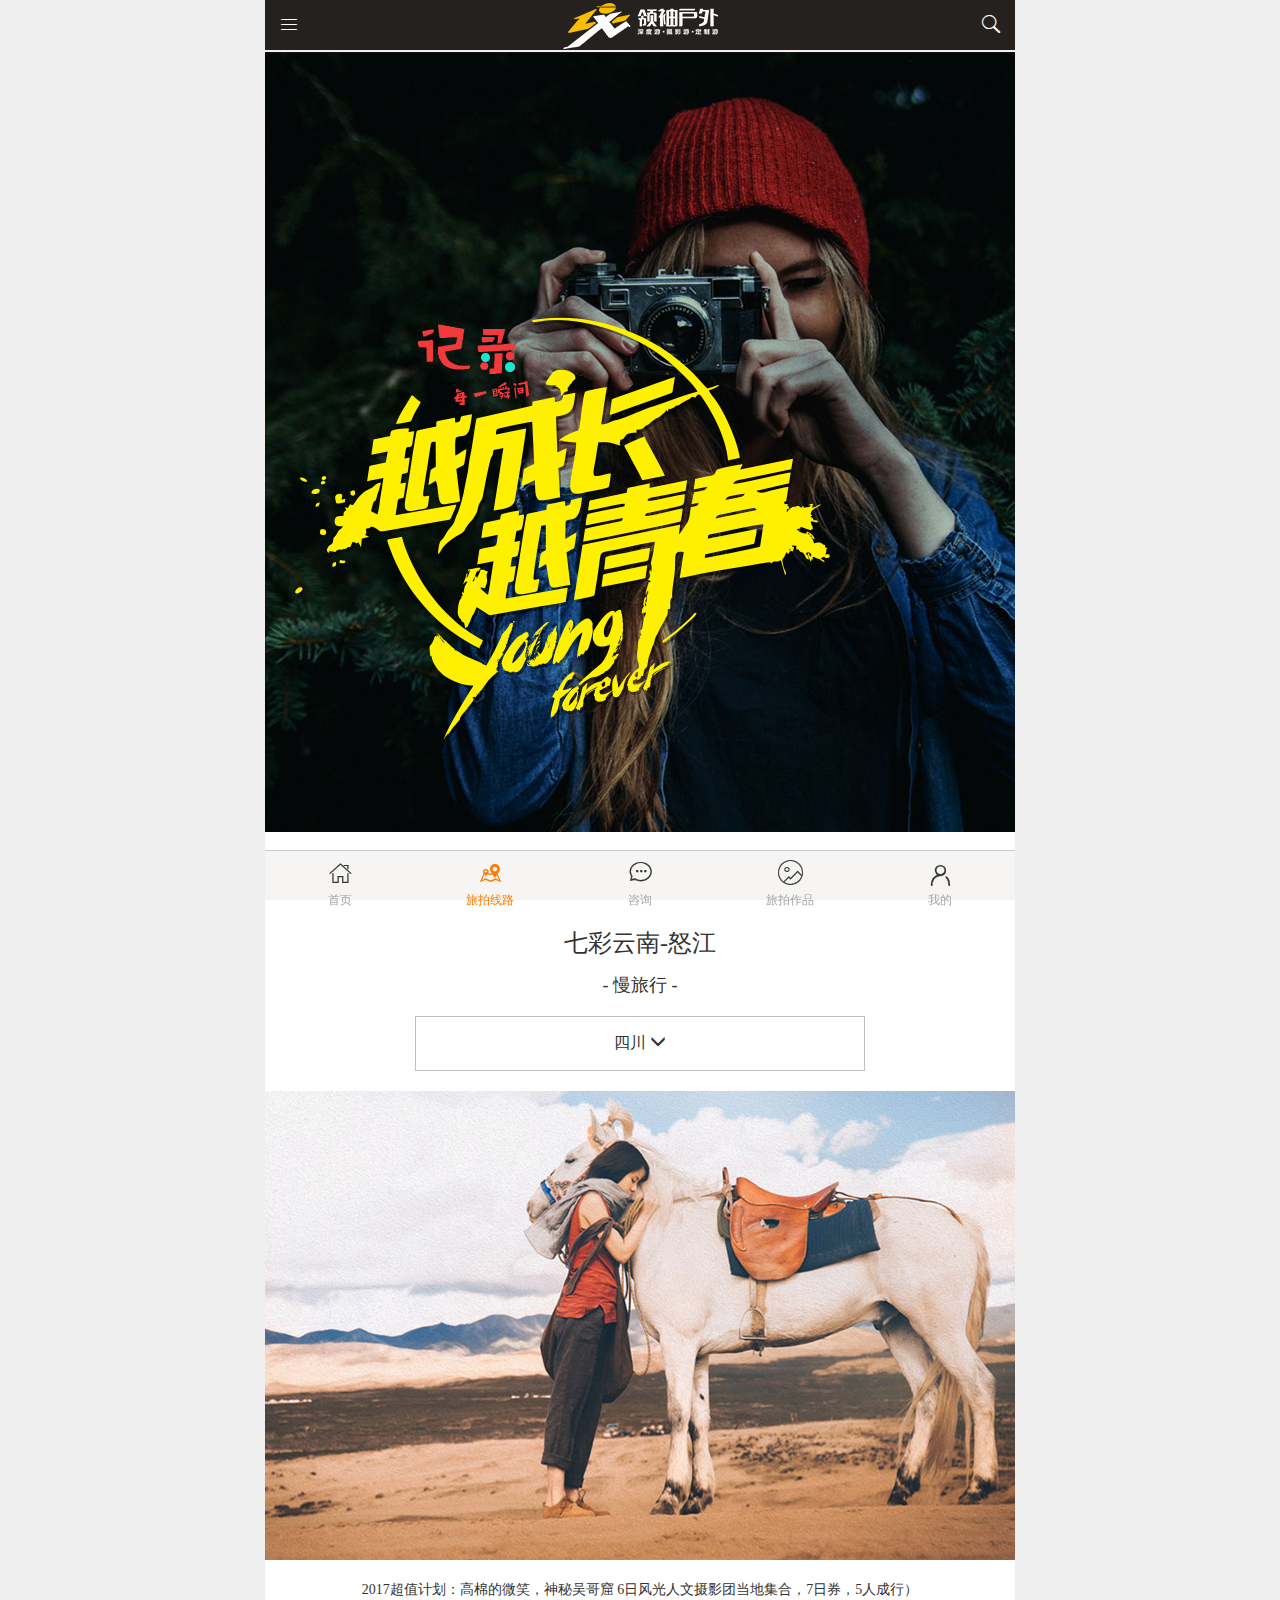
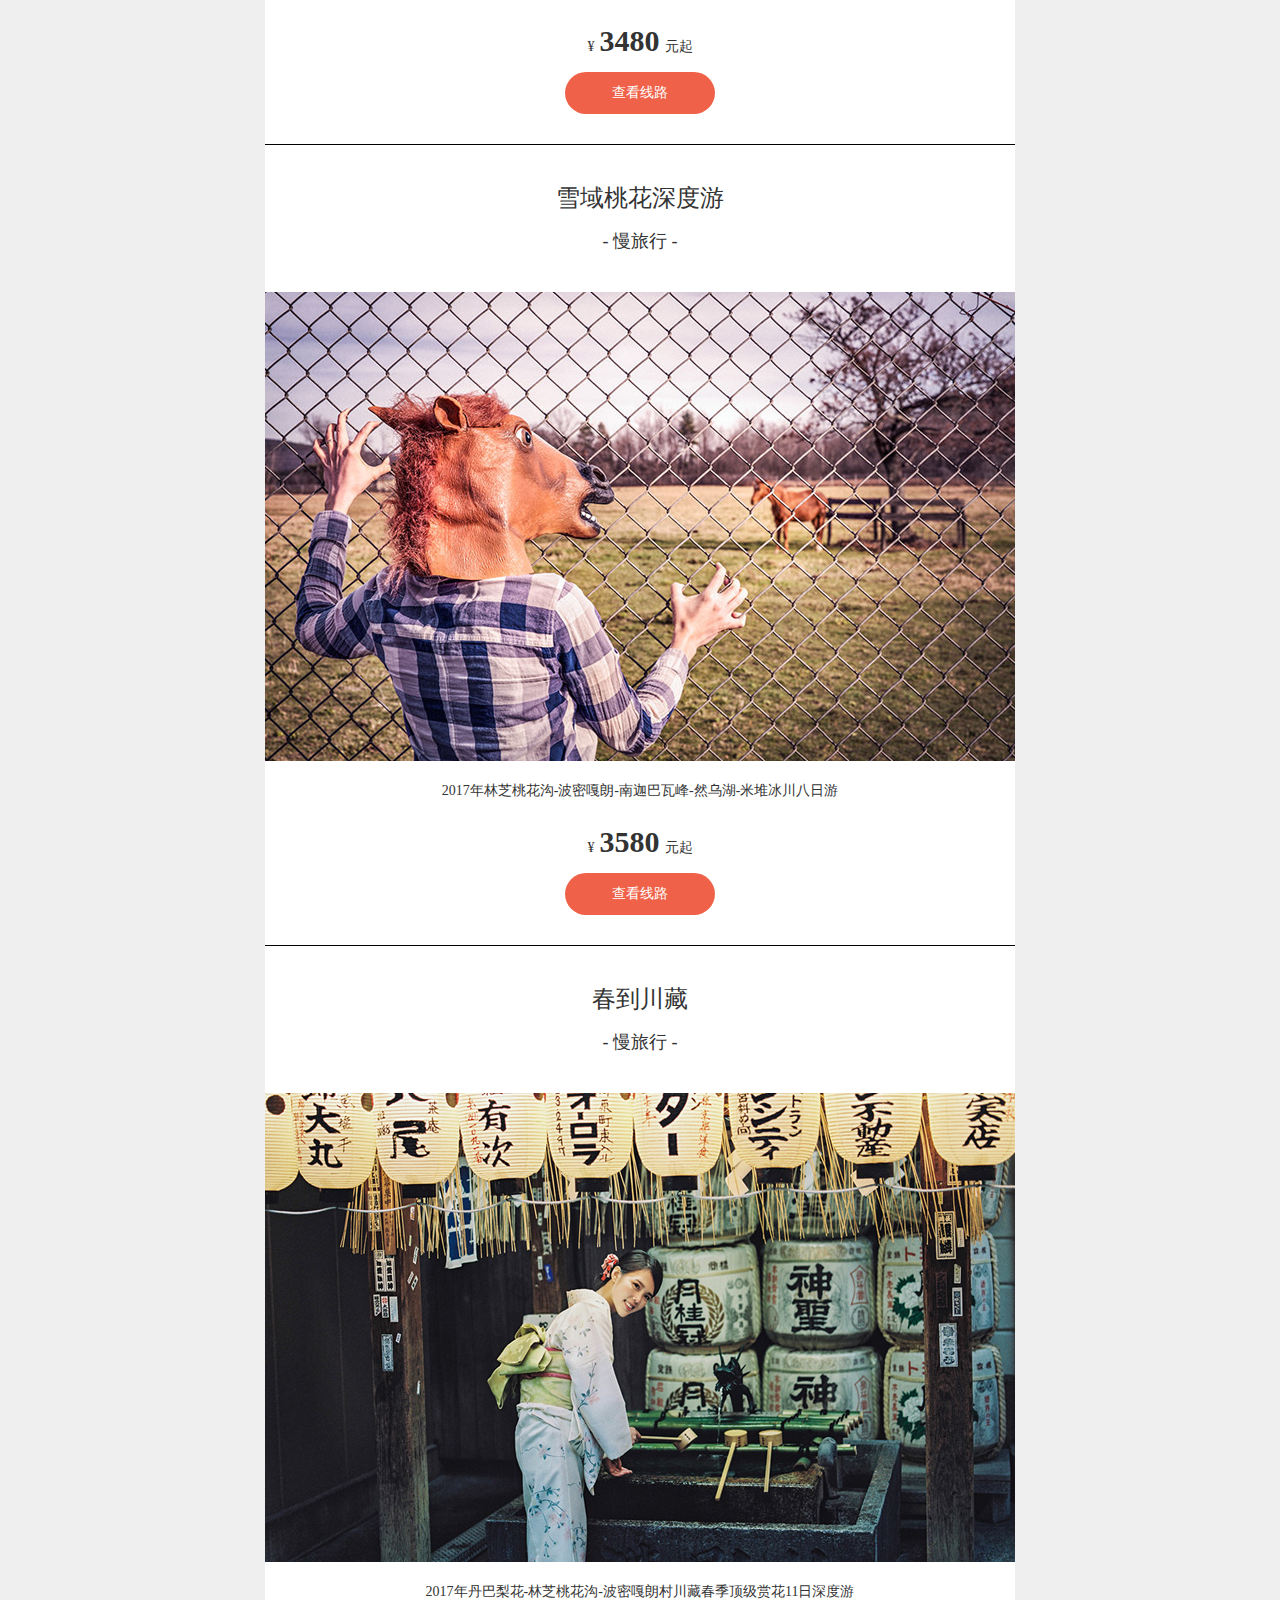
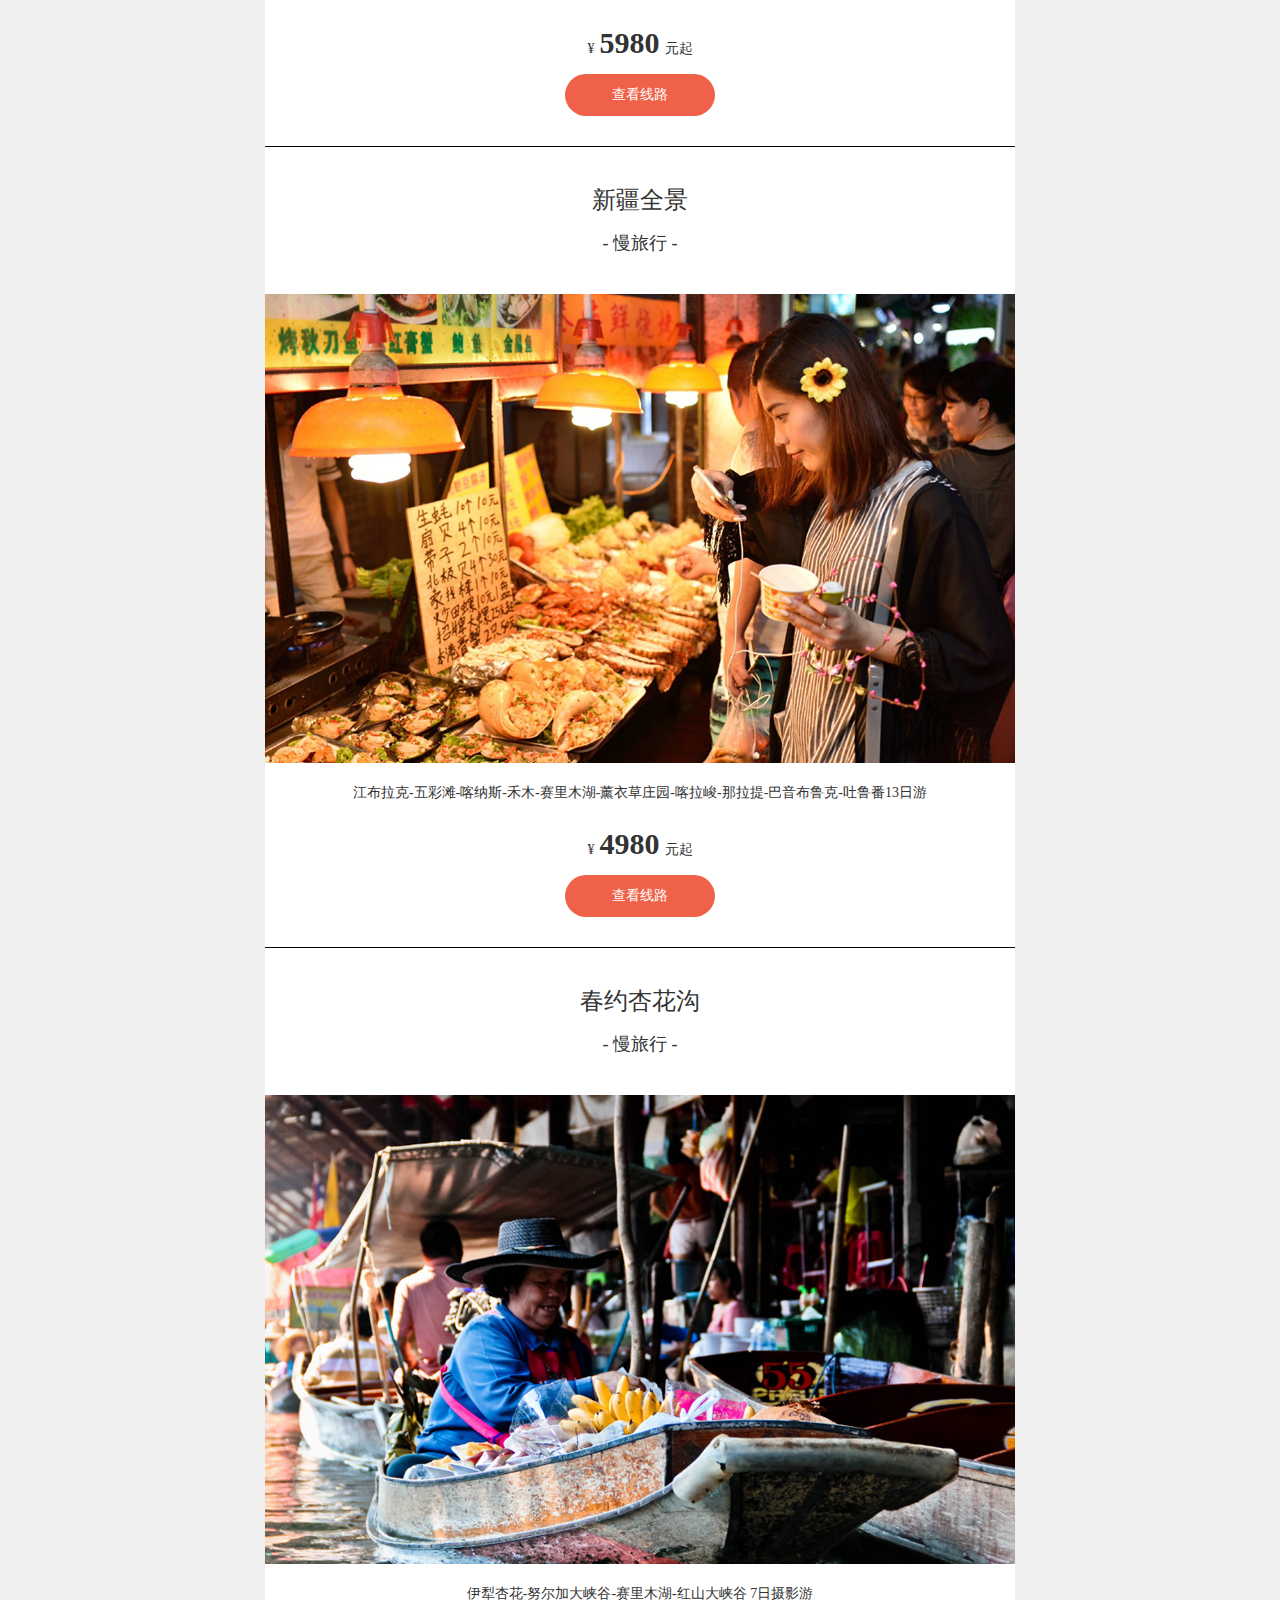
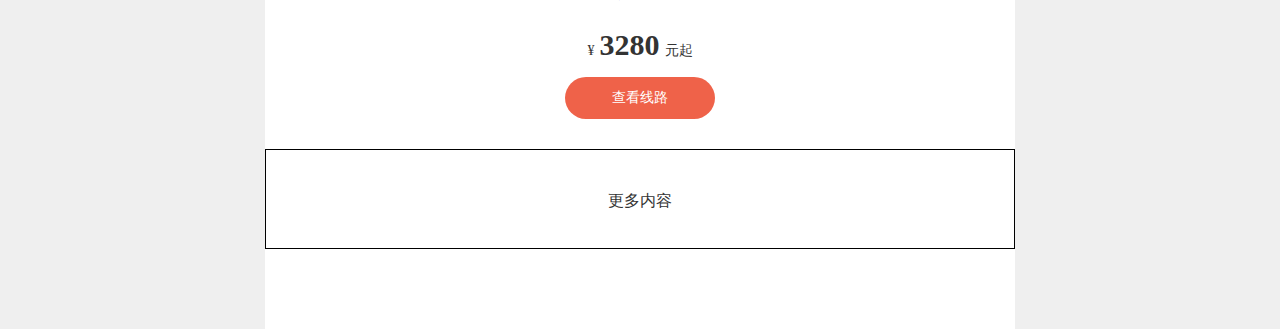
<file: list.html>
<!doctype html>
<html lang="en">
<head>
    <meta charset="UTF-8">
    <meta name="viewport" content="width=device-width, user-scalable=no, initial-scale=1.0, maximum-scale=1.0, minimum-scale=1.0">
    <meta http-equiv="X-UA-Compatible" content="ie=edge,chrome=1">
    <title>列表</title>
    <link rel="stylesheet" href="style/common/bootstrap.min.css">
    <link rel="stylesheet" href="style/common/swiper-3.4.1.min.css">
    <link rel="stylesheet" href="style/common/animate.css">
    <link rel="stylesheet" href="style/common/common.css">
    <link rel="stylesheet" href="style/index/index.css">
    <link rel="stylesheet" href="style/list/list.css">
</head>
<body>
<div class="phone index list">
    <!-头部菜单和搜索->
    <div class="header">
        <div class="menu animated bounceInLeft"><i class="iconfont">&#xe603;</i></div>
        <div class="logo"><a href="javascript:;"><img class="animated bounceInDown" src="img/common/logo-white.png" alt=""></a></div>
        <div class="search animated bounceInRight"><i class="iconfont">&#xe67a;</i></div>
        <div class="search-block">
            <div class="input-group" style="text-align: center">
                <input type="text" class="form-control" placeholder="特惠线路...">
                <span class="input-group-btn">
                        <button class="btn btn-orange-one" type="button">搜索</button>
                    </span>
            </div>
        </div>
    </div>
    <!-2017旅拍大不同->
    <div class="top">
        <a href="javascript:;"><img class="img-responsive" src="img/list/list-top.jpg" alt=""></a>
        <div class="menu-block">
            <ul>
                <a href="javascript:;"><li>首页</li></a>
                <a href="javascript:;"><li>公司简介</li></a>
                <a href="javascript:;"><li>旅拍线路</li></a>
                <a href="javascript:;"><li>慢旅行</li></a>
                <a href="javascript:;"><li>旅拍作品</li></a>
                <a href="javascript:;"><li>线路回顾</li></a>
            </ul>
        </div>
    </div>
    <!-慢旅行->
    <div class="travel">
        <h2>慢旅行</h2>
        <h3>七彩云南-怒江</h3>
        <h4>- 慢旅行 -</h4>
        <div class="place-name"><span class="name">四川</span> <span class="glyphicon glyphicon-menu-down"></span></div>
        <div class="place-name place-name-more">
            <li>西安</li>
            <li>新疆</li>
            <li>上海</li>
            <li>云南</li>
            <li>重庆</li>
            <li>广州</li>
        </div>
        <img class="img img-responsive" src="img/list/travel-one.jpg" alt="">
        <p class="detail">2017超值计划：高棉的微笑，神秘吴哥窟 6日风光人文摄影团当地集合，7日券，5人成行）</p>
        <p class="price">¥<span>3480</span>元起</p>
        <a type="button" class="btn btn-orange-two">查看线路</a>
        <div class="item">
            <h3>雪域桃花深度游</h3>
            <h4>- 慢旅行 -</h4>
            <img class="img img-responsive" src="img/list/travel-two.jpg" alt="">
            <p class="detail">2017年林芝桃花沟-波密嘎朗-南迦巴瓦峰-然乌湖-米堆冰川八日游</p>
            <p class="price">¥<span>3580</span>元起</p>
            <a type="button" class="btn btn-orange-two">查看线路</a>
        </div>
        <div class="item">
            <h3>春到川藏</h3>
            <h4>- 慢旅行 -</h4>
            <img class="img img-responsive" src="img/list/travel-three.jpg" alt="">
            <p class="detail">2017年丹巴梨花-林芝桃花沟-波密嘎朗村川藏春季顶级赏花11日深度游</p>
            <p class="price">¥<span>5980</span>元起</p>
            <a type="button" class="btn btn-orange-two">查看线路</a>
        </div>
        <div class="item">
            <h3>新疆全景</h3>
            <h4>- 慢旅行 -</h4>
            <img class="img img-responsive" src="img/list/travel-four.jpg" alt="">
            <p class="detail">江布拉克-五彩滩-喀纳斯-禾木-赛里木湖-薰衣草庄园-喀拉峻-那拉提-巴音布鲁克-吐鲁番13日游</p>
            <p class="price">¥<span>4980</span>元起</p>
            <a type="button" class="btn btn-orange-two">查看线路</a>
        </div>
        <div class="item">
            <h3>春约杏花沟</h3>
            <h4>- 慢旅行 -</h4>
            <img class="img img-responsive" src="img/list/travel-five.jpg" alt="">
            <p class="detail">伊犁杏花-努尔加大峡谷-赛里木湖-红山大峡谷 7日摄影游</p>
            <p class="price">¥<span>3280</span>元起</p>
            <a type="button" class="btn btn-orange-two">查看线路</a>
        </div>
        <!-更多内容->
        <div class="more">更多内容</div>
    </div>



    <!--footer-->
    <div class="footer">
        <div>
            <i class="iconfont">&#xe629;</i>
            <p>首页</p>
        </div>
        <div class="active">
            <i class="iconfont">&#xe633;</i>
            <p class="active">旅拍线路</p>
        </div>
        <div>
            <i class="iconfont">&#xe66e;</i>
            <p>咨询</p>
        </div>
        <div>
            <i class="iconfont">&#xe60f;</i>
            <p>旅拍作品</p>
        </div>
        <div>
            <i class="iconfont">&#xe6a3;</i>
            <p>我的</p>
        </div>
    </div>
</div>
<!--点击返回顶部-->
<div class="return-top"><i class="iconfont" style="font-size: 50px;">&#xe68f;</i></div>
</body>
<script type="text/javascript" src="script/jquery.min.js"></script>
<script type="text/javascript" src="script/swiper-3.4.1.jquery.min.js"></script>
<script>
    //点击显示与隐藏菜单
    $(".menu").on("click",function(){
        if($(".menu-block").is(":hidden")==false){
            $(".menu-block").slideUp(500);
            $(".search-block").slideUp(500);
        }else{
            $(".menu-block").slideDown(500);
            $(".search-block").slideUp(500);
        }
    })
    //点击显示与隐藏搜索
    $(".search").on("click",function(){
        if($(".search-block").is(":hidden")==false){
            $(".search-block").slideUp(500);
            $(".menu-block").slideUp(500);
        }else{
            $(".search-block").slideDown(500);
            $(".menu-block").slideUp(500);
        }
    })
    //更换目的地
    $(".place-name").on("click",function(){
        if($(".place-name-more").is(":hidden")==true){
            $(".place-name-more").slideDown(700);
            $(this).find(".glyphicon").addClass("rotate").removeClass("rotate1");
        }else{
            $(".place-name-more").slideUp(700)
            $(this).find(".glyphicon").removeClass("rotate").addClass("rotate1")
        }
    })
    $(".place-name-more li").on("click",function(){
        var html=$(this).html();
        $(".place-name .name").html(html);
        $(".place-name").find(".glyphicon").removeClass("rotate").addClass("rotate1")
    })
    //底部点击切换选中状态
    $(".footer div").on("click",function(){
        $(this).addClass("active").find("p").addClass("active");
        $(this).siblings("div").removeClass("active").find("p").removeClass("active");
    })
    //屏幕滚动显示一键返回顶部按钮
    $(window).scroll( function (){
        if ($(this).scrollTop() > 100) {
            $('.return-top').fadeIn();
        }else{
            $('.return-top').fadeOut();
        };
    });
    //点击返回顶部
    $(".return-top").click(
        function(){
            $("html,body").animate({scrollTop: 0}, 1000);
        }
    );
</script>
</html>
</file>
<file: style/common/common.css>
*{
    padding:0px;
    margin:0px;
    font-size: 10px;
    font-family: "微软雅黑";
}
@font-face {font-family: 'iconfont';
    src: url('../../fonts/iconfont.eot');
    src: url('../../fonts/iconfont.eot?#iefix') format('embedded-opentype'),
    url('../../fonts/iconfont.woff') format('woff'),
    url('../../fonts/iconfont.ttf') format('truetype'),
    url('../../fonts/iconfont.svg#iconfontyyy') format('svg');
}
.iconfont{
    font-family:"iconfont" !important;
    font-size:16px;font-style:normal;
    -webkit-font-smoothing: antialiased;
    -webkit-text-stroke-width: 0.2px;
    -moz-osx-font-smoothing: grayscale;
}
body{
    background: #efefef;
}
h2{font-size: 25px;}
.img-responsive{width:100%;}
@media screen and (min-width: 414px){
    *{
        font-size: 11px;
    }
}
@media screen and (min-width: 480px){
    *{
        font-size: 12px;
    }
}
.phone{
    max-width: 750px;
    margin:0 auto;
}
.swiper-pagination-bullet{
    width:40px;
    height:8px;
    border-radius: 0px;
}
.swiper-pagination-bullet-active{
    background: #ef6249;
}



.btn:hover,
.btn:focus,
.btn.focus {
    color: #fff;
}
.btn-orange-one{
    background: #ef6249;
}
.btn-orange-two{
    background: #ef6249;
    color:#fff;
    border-radius:30px;
    padding:10px 16px;
}
.btn-orange-three{
    background: #fff;
    border-color:#626262;
    color:#000;
    border-radius:30px;
    padding:3px 10px;
}

                                                            /**header**/
.header{
    position:relative;
    width:100%;
    height:5rem;
    background: #25211e;
    padding:0px 1.5rem;
    color:#fff;
}
.header .menu,.header .logo,.header .search{
    float:left;
    line-height:5rem;
}
.header .menu{
    width:20%;
    cursor: pointer;
}
.header .menu .iconfont,.header .search .iconfont{
    font-size: 1.8rem;
}
.header .logo{
    width:60%;
    text-align: center;
    text-align: -webkit-center;
}
.header .search{
    width:20%;
    text-align: right;
    text-align: -webkit-right;
    cursor: pointer;
}
.header .search-block{
    position: absolute;
    top:5rem;
    left:0px;
    width:100%;
    max-width:750px;
    display:none;
}
.header .search-block input{
    border-top-left-radius:0px;
    border-bottom-left-radius:0px;
    height:4rem;
    background: #eeeeee;
}
.header .search-block .btn{
    border-top-right-radius:0px;
    border-bottom-right-radius:0px;
    height:4rem;
}
.return-top{
    position:fixed;bottom:6rem;right:1rem;display: none;z-index:111111;
}
</file>
<file: style/index/index.css>
/*2017旅拍大不同*/
.index .top{
    position: relative;
    max-width: 750px;
    margin:auto;
}
.index .top .menu-block{
    position: absolute;
    top:0;
    left:0;
    width:100%;
    height:100%;
    background: rgba(0,0,0,0.5);
    display: none;
}
.index .top .menu-block ul{
    padding:0px 1.5rem;
    height:100%;
}
.index .top .menu-block ul a{
    text-decoration: none;
}
.index .top .menu-block ul li{
    list-style: none;
    color:#fff;
    padding:1.4rem 0px;
    border-bottom:1px solid #fff;
    font-size: 1.6rem;
}
/*公司简介*/
.index .brief{
    background: #fff;
    padding:0px 1.5rem 30px;
}
.index .brief h2{
    margin:0px;
    padding:40px 0px;
    text-align: center;
    text-align: -webkit-center;
}
.index .brief img{
    display: block;
    margin:auto;
    min-height: 200px;
}
.index .brief p{
    font-size: 1.5rem;
    margin:0px;
    padding:20px 0px 0px;
    color:#000;
}
/*旅拍线路*/
.index .line{
    background: #fff;
    padding:0px 1.5rem 30px;
    margin-top:1rem;
}
.index .line h2{
    margin:0px;
    text-align: center;
    text-align: -webkit-center;
    padding:40px 0px 20px;
}
.index .line .tit{
    text-align: center;
    text-align: -webkit-center;
}
.index .line .border-bottom{
    margin:20px auto;
    margin-bottom:30px;
    width:50px;
    border-bottom:2px solid #ef6249;
}
.index .line .background{
    background: #f2f4f5;
}
.index .line img{
    display: block;
    margin:0 auto;
    min-height: 200px;
}
.index .line .background h3{
    margin:0px;
    text-align: center;
    text-align: -webkit-center;
    padding:20px 0px;
}.index .line .background p{
    font-size: 1.4rem;
    margin:0px;
    text-align: center;
    text-align: -webkit-center;
     padding:0px 30px;
}
.index .line .background span{
    display: block;
    text-align: center;
    text-align: -webkit-center;
    padding:10px 0px;
    font-size: 1.2rem;
    color:#333;
}
.index .line .background .btn-orange-two{
    display: block;
    width:150px;
    margin: auto;
    margin-bottom:30px;
}
.index .line a{
    text-decoration: none;
}
.index .line .whole{
    text-align: center;
    text-align: -webkit-center;
    color:#000;
    margin-bottom:0px;
}
.index .line .whole span{
    font-size: 1.6rem;
    color:#666;
}
/*慢旅行*/
.index .travel .place-name{
    text-align: center;
    text-align: -webkit-center;
    padding:20px 0px;
}
.index .travel .place-name .active{
    background: #ef6249;
    border-color: #ef6249;
    color:#fff;
    border-radius:30px;
    padding:3px 10px;
}
.index .travel .background{
    padding-bottom:20px;
}
.index .travel .item{
    margin-top:20px;
}
.index .travel .background .btn-orange-two{
    margin-bottom:0px;
}
.index .travel .whole{
    margin-top:30px;
}
.index .works .works-one{
    position: relative;
    margin-top:.5rem
}
.index .works .works-one .mask{
    position:absolute;
    top:0px;
    left:0px;
    background: rgba(119,199,210,.7);
    width:100%;
    height:100%;
    display:none;
}
.index .works .works-one .mask h3{
    color:#fff;
    padding:130px 0px 0px 20px;
}
.index .works .works-one .mask h4{
    color:#fff;
    padding-left:20px;
}
.index .review{
    padding-bottom:100px;
}
.index .review .item h4{
    text-align: center;
    text-align: -webkit-center;
    margin:30px 0px;
    color:#333;
}
.footer{
    max-width:750px;
    position: fixed;
    bottom: 0px;
    width:100%;
    height:5rem;
    background: #f6f5f4;
    border-top:1px solid #ccc;
    z-index:100000;
}
.footer div{
    width:20%;
    float: left;
    height:5rem;
    padding-top:5px;
    cursor: pointer;
}
.footer .active{
    color:#ff7a00;
}
.footer div i{
    display: block;
    text-align: center;
    text-align: -webkit-center;
    font-size:2.5rem;
}
.footer div p{
    display: block;
    text-align: center;
    text-align: -webkit-center;
    color:#a5a5a5;
}
</file>
<file: style/content/content.css>
.content .top .recommend{
    padding:30px 1.5rem;
    background: #fff;
}
.content .top .recommend h2{
    margin:0px;
    font-weight: bold;
}
.content .top .recommend p{
    padding-top:1rem;
    font-size: 1.5rem;
    color:#333;
}
.content .top .recommend div .price{
    padding-top:1rem;
    font-size: 1.5rem;
    color:#ef6249;
}
.content .top .recommend div .price .number{
    font-size: 3rem;
    font-weight: bold;
    padding:0px 5px;
    display: inline-block;
}
.content .top .recommend div .price .yuan{
    color:#333;
}
.content .top .recommend div .place{
    padding-left:30px;
    color:#666;
}
.content .travel{
    background: #fff;
    margin-top:1rem;
}
.content .travel .data{
    padding:1.5rem;
    margin-bottom:30px;
    border-bottom:1px solid #d2d2d2;
}
#down{
    display: inline-block;
    width:39px;
    height:39px;
    text-align: center;
    text-align: -webkit-center;
}
.content .travel .data .rotate{
    display: inline-block;
    transform-origin:center center; //旋转中心要是正中间 才行
    transform: rotate(180deg);
    -webkit-transform: rotate(180deg);
    -moz-transform: rotate(180deg);
    -ms-transform: rotate(180deg);
    -o-transform: rotate(180deg);
    transition: transform 0.7s; //过度时间 可调
    -moz-transition: -moz-transform 0.7s;
    -moz-transition: -moz-transform 0.7s;
    -o-transition: -o-transform 0.7s;
    -ms-transition: -ms-transform 0.7s;
}
.content .travel .data .rotate1{
    display: inline-block;
    transform-origin:center center;
    transform: rotate(0deg); //返回原点
    -webkit-transform: rotate(0deg);
    -moz-transform: rotate(0deg);
    -ms-transform: rotate(0deg);
    -o-transform: rotate(0deg);
    transition: transform 0.7s;
    -moz-transition: -moz-transform 0.7s;
    -moz-transition: -moz-transform 0.7s;
    -o-transition: -o-transform 0.7s;
    -ms-transition: -ms-transform 0.7s;
}
.content .travel .data .see{
    color:#0464cf;
    font-size:25px;
    font-weight: bold;
}
.content .travel .data span i{
    font-size: 28px;
    color:#b5b5b5;
}
.content .travel .may-apply{
    padding:0px 1rem 20px;
    border-bottom:1px solid #d2d2d2;
    overflow: hidden;
    display:none;
}
.content .travel .may-apply div{
    width:20%;
    float: left;
    padding:0px 0.5rem;
}
.content .travel .may-apply div div{
    height:50px;
    line-height:22px;
    width:100%;
    border:1px solid #d2d2d2;
    border-radius: 3px;
    padding:0px;
    margin-bottom:1rem;
}
.content .travel .may-apply div div p{
    text-align: center;
    text-align: -webkit-center;
    color:#000;
    margin:0px;
}
.content .travel .may-apply div div .color{
    color:#ef6249;
}
.content .travel .detail{
    padding:0px 1.5rem 30px;
}
.content .explain .border-bottom{
    margin-top:0;
}
.content .explain .item{
    margin-bottom:20px;
}
.content .explain .item div{
    background:#ef6249;
    padding:0px 10px;
    padding-bottom:20px;
    color:#fff;
}
.content .explain .item div h4{
    margin:0px;
    padding:20px 0px;
}
.content .explain .item div p{
    font-size: 1.5rem;
}
.content .explain .item .background-color{
    background: #efefef;
    color:#000;
}
.content .explain .item .background-color .prompt{
    color:#ef6249;
}
.content .reserve .item{
    margin-bottom:1rem;
}
.content .reserve .item h4 span{
    display: inline-block;
    padding:0px 5px;
    font-size: 18px;
    font-weight: bold;
    color:#ef6249;
    margin-bottom:15px;
}
.content .reserve .item p{
    font-size: 1.5rem;
}
.content .reserve-two{
    padding-top:20px;
}
.content .scenery{
    margin-bottom:5rem;
}
.content .scenery div p{
    font-size: 1.5rem;
    margin-top:10px;
    line-height:22px;
    color:#333;
}
.footer-two{
    position: fixed;
    bottom:0px;
    height:61px;
    max-width: 750px;
    width:100%;

}
.footer-two div{
    float: left;
}
.footer-two .div{
    width:111px;
}
.footer-two .reserve-btn{
    display: inline-block;
    text-align: center;
    text-align: -webkit-center;
    line-height: 59px;
    font-size: 1.5rem;
    color:#fff;
    width:calc(100% - 111px);
    background: #ef6249;
}
</file>
<file: style/list/list.css>
.list .travel{
    background: #fff;
    padding-bottom:8rem;
}
.list .travel h2,.list .travel h3,.list .travel h4{
    text-align: center;
    text-align: -webkit-center;
    margin:0px;
}.list .travel h2{
    padding:40px 0px 30px;
}
.list .travel h3{
    padding:0px 0px 20px;
}
.list .travel h4{
    padding:0px 0px 20px;
}
.list .travel .place-name{
    width:60%;
    margin:auto;
    border:1px solid #bfbfbf;
    font-size:1.6rem;
    padding:15px 0px;
}
.list .travel .place-name .rotate{
    display: inline-block;
    transform-origin:center center; //旋转中心要是正中间 才行
    transform: rotate(180deg);
    -webkit-transform: rotate(180deg);
    -moz-transform: rotate(180deg);
    -ms-transform: rotate(180deg);
    -o-transform: rotate(180deg);
    transition: transform 0.7s; //过度时间 可调
    -moz-transition: -moz-transform 0.7s;
    -moz-transition: -moz-transform 0.7s;
    -o-transition: -o-transform 0.7s;
    -ms-transition: -ms-transform 0.7s;
}
.list .travel .place-name .rotate1{
    display: inline-block;
    transform-origin:center center;
    transform: rotate(0deg); //返回原点
    -webkit-transform: rotate(0deg);
    -moz-transform: rotate(0deg);
    -ms-transform: rotate(0deg);
    -o-transform: rotate(0deg);
    transition: transform 0.7s;
    -moz-transition: -moz-transform 0.7s;
    -moz-transition: -moz-transform 0.7s;
    -o-transition: -o-transform 0.7s;
    -ms-transition: -ms-transform 0.7s;
}
.list .travel .place-name span{
    display: inline-block;
    font-size:1.6rem;
}
.list .travel .place-name-more{
    padding:0px;
    display:none;
    border-top:none;
}
.list .travel .place-name-more li{
    list-style: none;
    font-size: 1.6rem;
    padding:10px 0px;
    border-bottom:1px solid #eee;:
}
.list .travel .img{
    margin-top:20px;
}
.list .travel .detail{
    padding:20px;
    text-align: center;
    text-align: -webkit-center;
    font-size: 1.4rem;
    margin:0px;
}
.list .travel .price{
    text-align: center;
    text-align: -webkit-center;
    font-size: 1.4rem;
}
.list .travel .price span{
    display: inline-block;
    font-size: 30px;
    padding:0px 5px;
    font-weight: bold;
}
.list .travel .btn-orange-two{
    display: block;
    width:150px;
    margin:auto;
    margin-bottom:30px;
}
.list .travel .item{
    border-top:1px solid #000;
    padding-top:40px;
}
.list .travel .more{
    width:100%;
    text-align: center;
    text-align: -webkit-center;
    font-size: 1.6rem;
    height:100px;
    padding-top:40px;
    border:1px solid #000;
    cursor: pointer;
}
</file>
